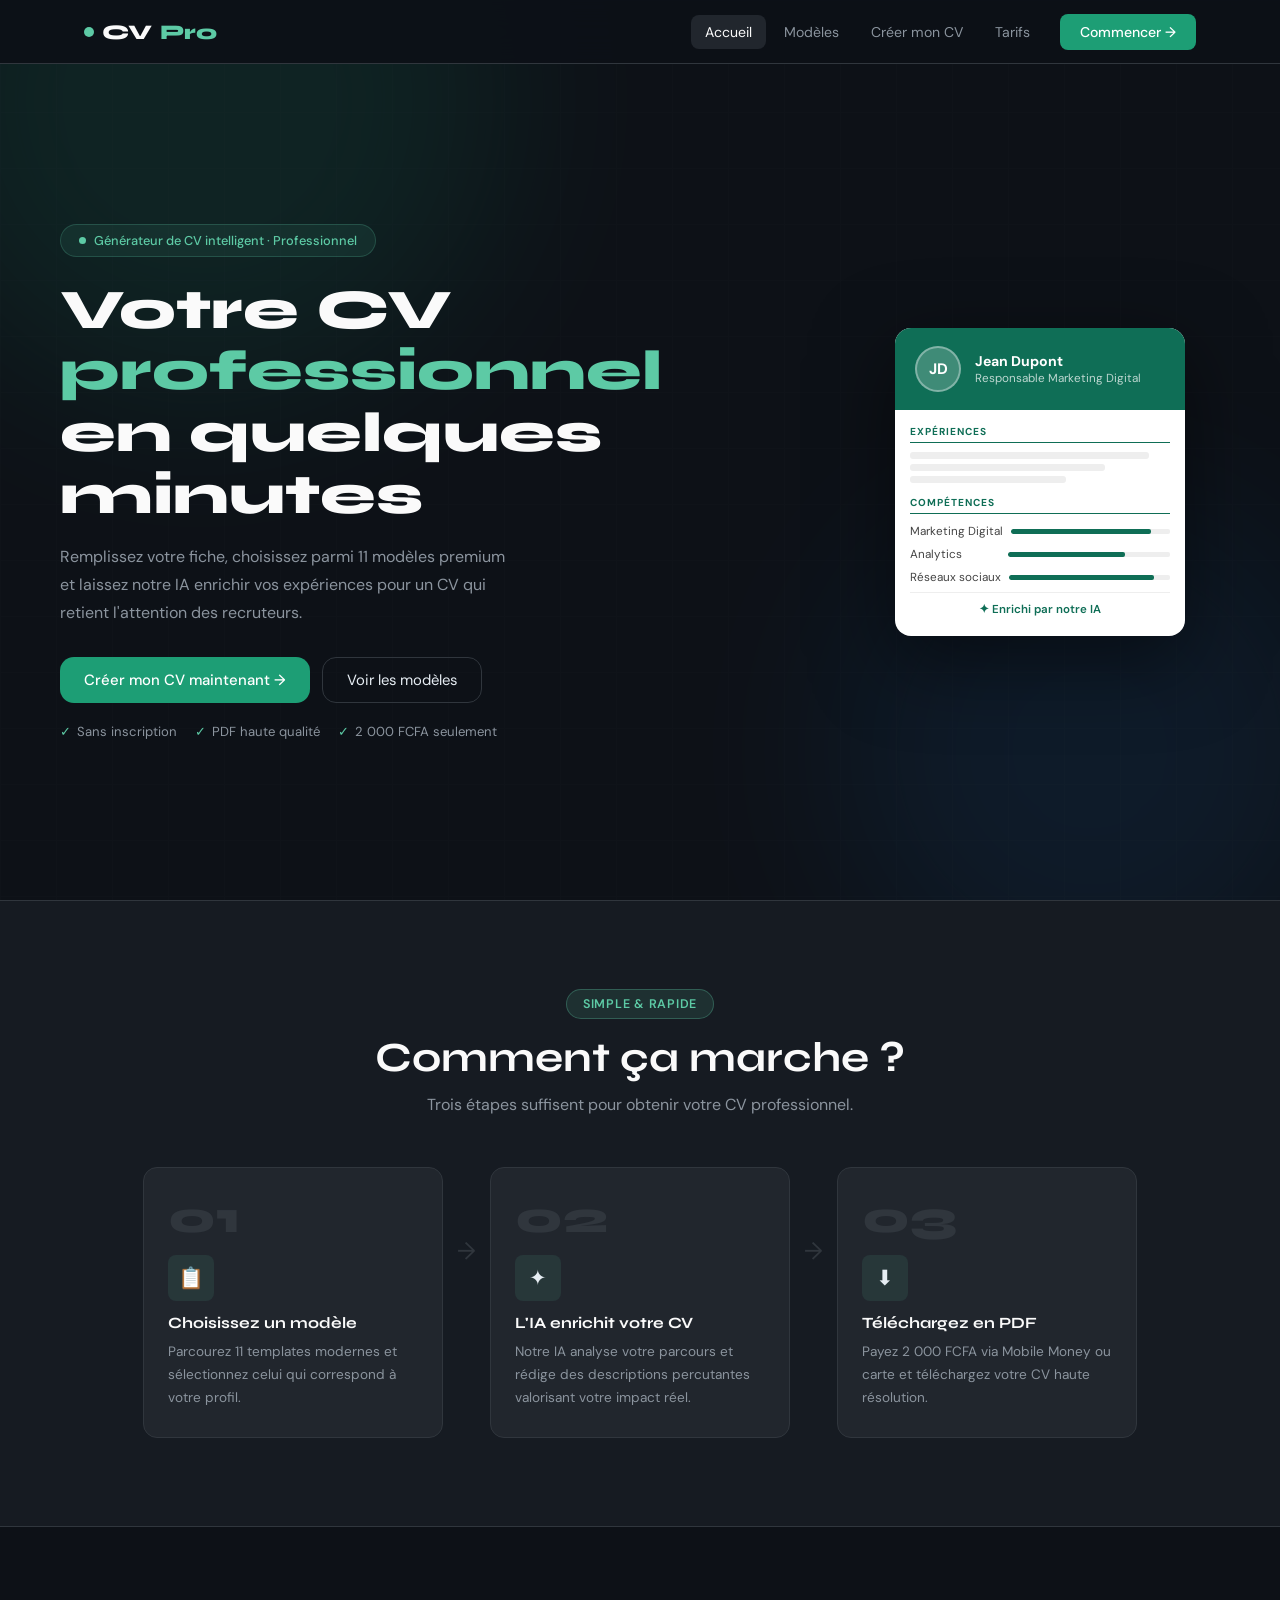
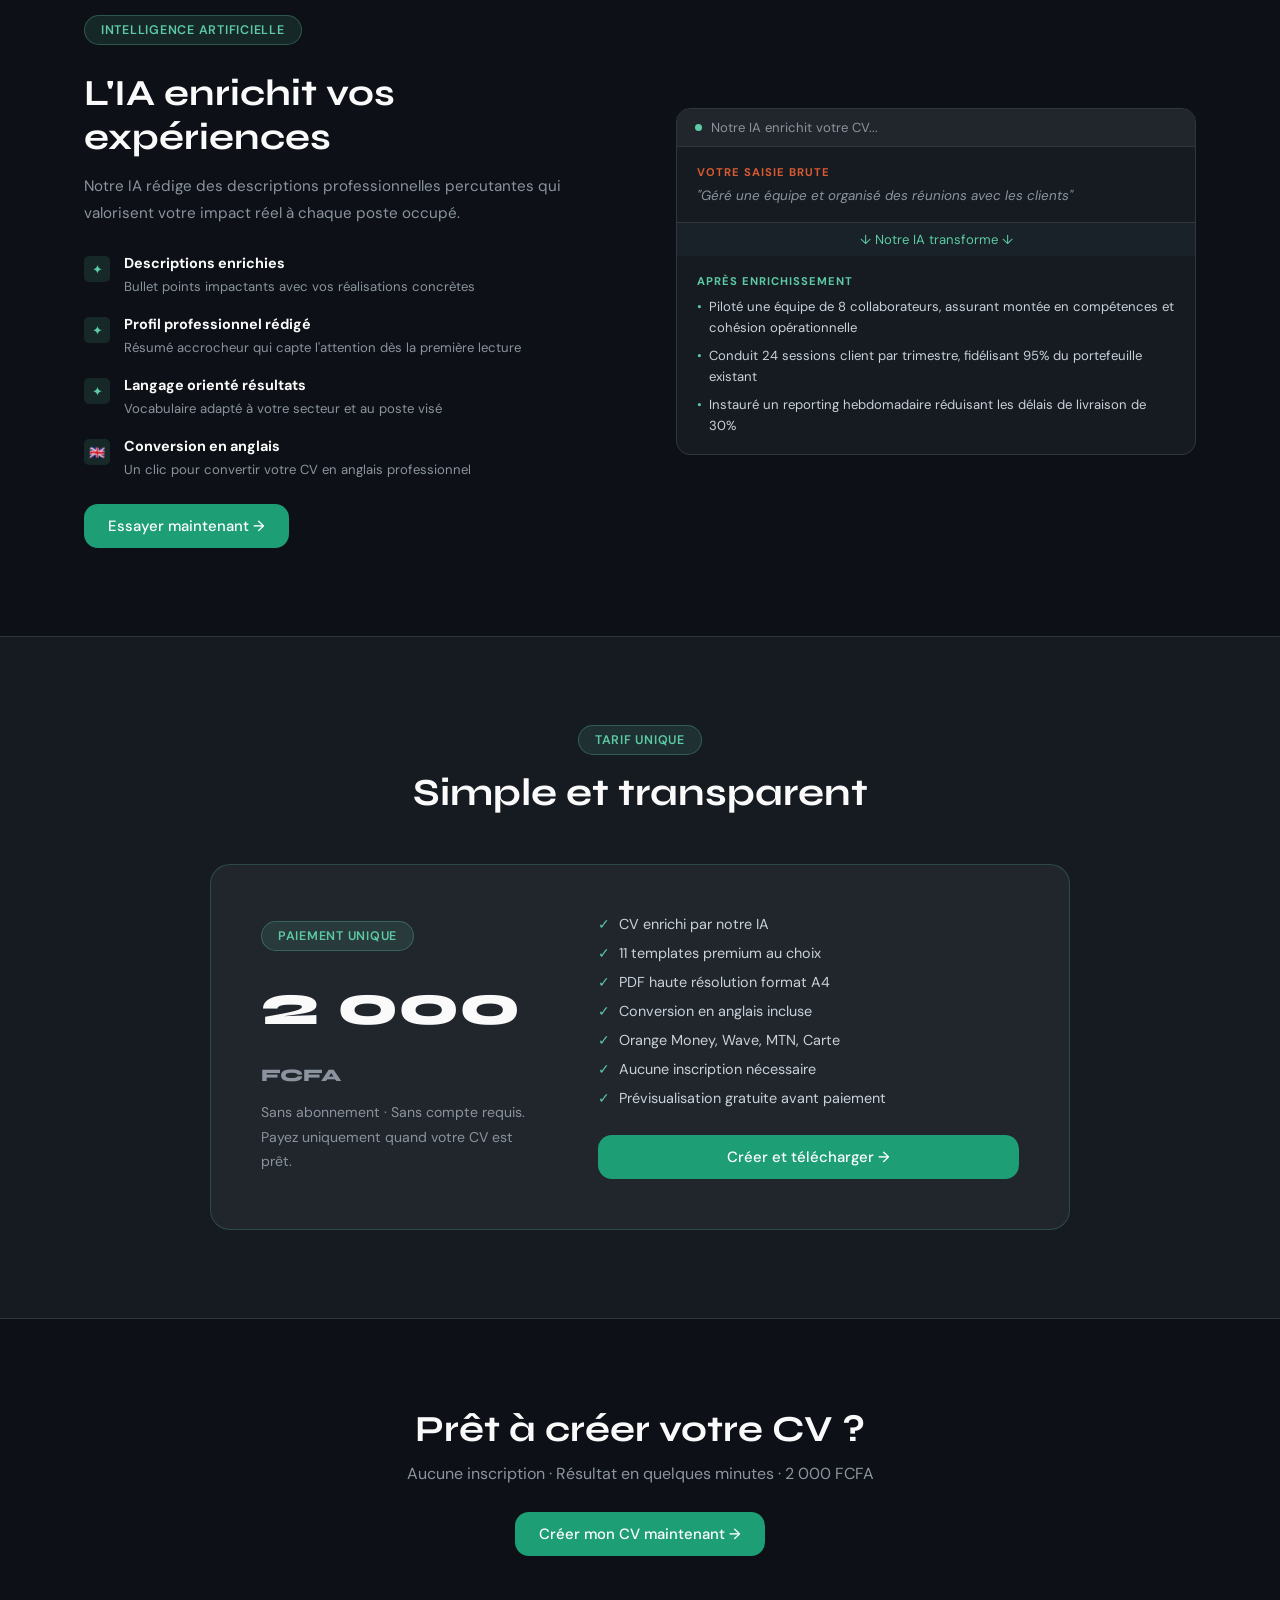
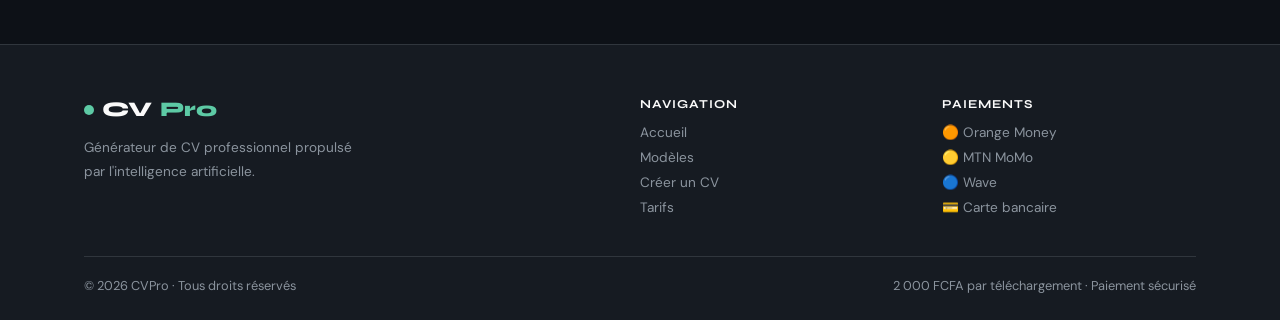
<file: index.html>
<!DOCTYPE html>
<html lang="fr">
<head>
<meta charset="UTF-8">
<meta name="viewport" content="width=device-width,initial-scale=1">
<meta http-equiv="X-Frame-Options" content="DENY">
<meta name="description" content="CVPro — Créez votre CV professionnel avec l'IA. 11 templates, PDF à 2 000 FCFA, sans inscription.">
<title>CVPro — Créez votre CV professionnel</title>
<link rel="preconnect" href="https://fonts.googleapis.com">
<link href="https://fonts.googleapis.com/css2?family=Syne:wght@400;600;700;800&family=DM+Sans:opsz,wght@9..40,400;9..40,500&display=swap" rel="stylesheet">
<style>
/* ===== CVPro Design System ===== */
*,*::before,*::after{margin:0;padding:0;box-sizing:border-box}
:root{
  --teal:#0F6E56;--tm:#1D9E75;--tl:#5DCAA5;
  --dark:#0D1117;--dark2:#161B22;--dark3:#21262D;
  --white:#FAFAFA;--muted:#8B949E;--border:#30363D;
  --text:#E6EDF3;--text2:#C9D1D9;
  --gold:#EF9F27;--coral:#D85A30;--blue:#185FA5;
  --r:14px;--rs:8px;--rl:20px;
  --fh:'Syne',sans-serif;--fb:'DM Sans',sans-serif;
}
html{font-family:var(--fb);background:var(--dark);color:var(--text);scroll-behavior:smooth;-webkit-font-smoothing:antialiased}
body{min-height:100vh;overflow-x:hidden}
h1,h2,h3,h4{font-family:var(--fh)}
a{text-decoration:none;color:inherit}
.container{max-width:1160px;margin:0 auto;padding:0 24px}
/* NAVBAR */
.navbar{position:fixed;top:0;left:0;right:0;z-index:100;background:rgba(13,17,23,.96);backdrop-filter:blur(20px);border-bottom:1px solid var(--border);height:64px}
.nav-inner{display:flex;align-items:center;height:64px;max-width:1160px;margin:0 auto;padding:0 24px;gap:16px}
.logo{font-family:var(--fh);font-weight:800;font-size:1.3rem;color:var(--white);display:flex;align-items:center;gap:8px}
.logo .dot{width:10px;height:10px;background:var(--tl);border-radius:50%;flex-shrink:0}
.logo .acc{color:var(--tl)}
.nav-links{display:flex;gap:4px;margin-left:auto}
.nav-links a{padding:8px 14px;border-radius:var(--rs);color:var(--muted);font-size:.88rem;transition:all .2s}
.nav-links a:hover,.nav-links a.on{background:var(--dark3);color:var(--white)}
.btn-cta{background:var(--tm);color:#fff;padding:9px 20px;border-radius:var(--rs);font-size:.88rem;font-weight:500;border:none;cursor:pointer;font-family:var(--fb);white-space:nowrap;transition:all .2s}
.btn-cta:hover{background:var(--teal)}
.burger{display:none;flex-direction:column;gap:5px;background:none;border:none;cursor:pointer;padding:4px;margin-left:auto}
.burger span{display:block;width:22px;height:2px;background:var(--text);border-radius:2px}
.nav-mob{display:none;padding:12px 24px 20px;border-top:1px solid var(--border);background:var(--dark2)}
.nav-mob a{display:block;padding:11px 0;color:var(--text2);border-bottom:1px solid var(--border);font-size:.95rem}
.nav-mob.open{display:block}
/* BUTTONS */
.btn-p{display:inline-flex;align-items:center;gap:8px;background:var(--tm);color:#fff;padding:12px 24px;border-radius:var(--r);font-size:.93rem;font-weight:500;border:none;cursor:pointer;font-family:var(--fb);transition:all .25s}
.btn-p:hover{background:var(--teal);transform:translateY(-2px);box-shadow:0 8px 24px rgba(15,110,86,.35)}
.btn-s{display:inline-flex;align-items:center;gap:8px;background:transparent;color:var(--text);padding:12px 24px;border-radius:var(--r);font-size:.93rem;border:1px solid var(--border);cursor:pointer;font-family:var(--fb);transition:all .2s}
.btn-s:hover{border-color:var(--muted);background:var(--dark3)}
/* SECTION */
.stag{display:inline-block;background:rgba(93,202,165,.12);border:1px solid rgba(93,202,165,.3);color:var(--tl);padding:6px 16px;border-radius:20px;font-size:.78rem;font-weight:600;letter-spacing:.06em;text-transform:uppercase;margin-bottom:14px}
/* FORMS */
.fgrp{margin-bottom:20px}
.flbl{display:block;font-size:.82rem;font-weight:500;color:var(--text2);margin-bottom:8px}
.req{color:var(--coral)}
.finp,.fsel,.ftxt{width:100%;background:var(--dark3);border:1px solid var(--border);border-radius:var(--rs);color:var(--text);font-family:var(--fb);font-size:.92rem;padding:11px 13px;outline:none;transition:border .2s}
.finp:focus,.fsel:focus,.ftxt:focus{border-color:var(--tl);box-shadow:0 0 0 3px rgba(93,202,165,.1)}
.finp::placeholder,.ftxt::placeholder{color:#444}
.ftxt{min-height:80px;resize:vertical;line-height:1.6}
.frow{display:grid;grid-template-columns:1fr 1fr;gap:16px}
/* FOOTER */
.footer{background:var(--dark2);border-top:1px solid var(--border);padding:52px 0 26px}
.fg{display:grid;grid-template-columns:2fr 1fr 1fr;gap:48px;margin-bottom:32px}
.fb p{font-size:.85rem;color:var(--muted);margin-top:14px;line-height:1.75;max-width:280px}
.fc h4{font-size:.76rem;font-weight:700;color:var(--white);text-transform:uppercase;letter-spacing:.08em;margin-bottom:13px}
.fc a,.fc span{display:block;font-size:.85rem;color:var(--muted);margin-bottom:8px;transition:color .2s}
.fc a:hover{color:var(--tl)}
.fb2{border-top:1px solid var(--border);padding-top:20px;display:flex;justify-content:space-between;flex-wrap:wrap;gap:8px;font-size:.8rem;color:var(--muted)}
/* TOAST */
.toast{position:fixed;bottom:22px;right:22px;background:var(--dark2);border:1px solid var(--tl);color:var(--text);padding:12px 20px;border-radius:var(--rs);font-size:.86rem;z-index:999;transform:translateY(80px);opacity:0;transition:all .3s;max-width:320px;box-shadow:0 8px 24px rgba(0,0,0,.4)}
.toast.show{transform:translateY(0);opacity:1}
.toast.err{border-color:var(--coral)}
/* MODAL */
.modal{display:none;position:fixed;inset:0;background:rgba(0,0,0,.78);backdrop-filter:blur(12px);z-index:200;align-items:center;justify-content:center;padding:16px}
.modal.open{display:flex}
.mbox{background:var(--dark2);border:1px solid var(--border);border-radius:var(--rl);padding:40px;max-width:460px;width:100%;position:relative;animation:min .3s ease;max-height:90vh;overflow-y:auto}
@keyframes min{from{opacity:0;transform:translateY(16px)}to{opacity:1;transform:translateY(0)}}
.mcl{position:absolute;top:14px;right:16px;background:none;border:none;color:var(--muted);font-size:1.5rem;cursor:pointer;line-height:1}
/* KPI */
.kgrid{display:grid;grid-template-columns:repeat(auto-fit,minmax(200px,1fr));gap:16px;margin-bottom:26px}
.kpi{background:var(--dark2);border:1px solid var(--border);border-radius:var(--r);padding:22px}
.kl{font-size:.72rem;text-transform:uppercase;letter-spacing:.09em;color:var(--muted);margin-bottom:10px}
.kv{font-family:var(--fh);font-size:2rem;font-weight:700;color:var(--white);line-height:1}
.ks{font-size:.75rem;color:var(--tl);margin-top:5px}
/* TX TABLE */
.ttbl{width:100%;border-collapse:collapse;font-size:.84rem}
.ttbl th{text-align:left;font-size:.72rem;text-transform:uppercase;letter-spacing:.07em;color:var(--muted);padding:9px 0;border-bottom:1px solid var(--border);font-weight:500}
.ttbl td{padding:12px 0;border-bottom:1px solid rgba(48,54,61,.4);color:var(--text2)}
.ttbl tr:last-child td{border-bottom:none}
.badge{padding:3px 10px;border-radius:20px;font-size:.72rem;font-weight:600}
.bok{background:rgba(29,158,117,.15);color:var(--tl)}
.bwt{background:rgba(239,159,39,.12);color:var(--gold)}
.bko{background:rgba(216,90,48,.12);color:var(--coral)}
/* TOGGLE */
.tog{width:44px;height:24px;background:var(--dark3);border-radius:12px;cursor:pointer;position:relative;border:1px solid var(--border);transition:background .25s;flex-shrink:0}
.tog.on{background:var(--tm);border-color:var(--tm)}
.tog::after{content:'';position:absolute;top:3px;left:3px;width:16px;height:16px;background:white;border-radius:50%;transition:left .25s}
.tog.on::after{left:23px}
/* RESPONSIVE */
@media(max-width:900px){.fg{grid-template-columns:1fr;gap:28px}.frow{grid-template-columns:1fr}}
@media(max-width:680px){.nav-links,.btn-cta{display:none}.burger{display:flex}}

/* INDEX SPECIFIC */
.hero{padding-top:64px;min-height:100vh;display:flex;align-items:center;position:relative;overflow:hidden}
.hbg{position:absolute;inset:0;pointer-events:none}
.blob{position:absolute;border-radius:50%;filter:blur(90px);opacity:.13}
.b1{width:600px;height:600px;background:var(--tm);top:-200px;left:-100px}
.b2{width:500px;height:500px;background:var(--blue);bottom:-100px;right:-60px}
.hgrid{position:absolute;inset:0;background-image:linear-gradient(var(--border) 1px,transparent 1px),linear-gradient(90deg,var(--border) 1px,transparent 1px);background-size:56px 56px;opacity:.07}
.hinner{display:grid;grid-template-columns:1fr 360px;gap:60px;align-items:center;padding:60px 0;position:relative;z-index:1}
.hbadge{display:inline-flex;align-items:center;gap:8px;background:rgba(93,202,165,.09);border:1px solid rgba(93,202,165,.22);color:var(--tl);padding:7px 18px;border-radius:30px;font-size:.8rem;font-weight:500;margin-bottom:22px}
.pulse{width:7px;height:7px;background:var(--tl);border-radius:50%;animation:pulse 2s infinite}
@keyframes pulse{0%,100%{opacity:1}50%{opacity:.3}}
.hero h1{font-size:clamp(2.2rem,4.5vw,3.5rem);font-weight:800;line-height:1.1;color:var(--white);margin-bottom:18px}
.hero h1 em{color:var(--tl);font-style:normal}
.hsub{color:var(--muted);line-height:1.75;margin-bottom:30px;max-width:460px;font-size:1rem}
.hact{display:flex;gap:12px;flex-wrap:wrap;margin-bottom:20px}
.trust{display:flex;gap:18px;flex-wrap:wrap}
.ti{display:flex;align-items:center;gap:6px;font-size:.82rem;color:var(--muted)}
.ck{color:var(--tl)}
/* CV FLOAT CARD */
.cvc{background:white;border-radius:16px;box-shadow:0 24px 80px rgba(0,0,0,.5);animation:fl 5s ease-in-out infinite;overflow:hidden;width:290px}
@keyframes fl{0%,100%{transform:translateY(0)}50%{transform:translateY(-10px)}}
.cvh{background:var(--teal);padding:18px 20px;display:flex;align-items:center;gap:14px}
.cav{width:46px;height:46px;border-radius:50%;background:rgba(255,255,255,.2);border:2px solid rgba(255,255,255,.35);display:flex;align-items:center;justify-content:center;font-weight:700;color:white;font-size:.95rem;flex-shrink:0}
.cnm{font-weight:700;font-size:.88rem;color:white}
.crl{font-size:.73rem;color:rgba(255,255,255,.72)}
.cvb{padding:15px}
.cst{font-size:.63rem;font-weight:700;letter-spacing:.1em;color:var(--teal);text-transform:uppercase;border-bottom:1.5px solid var(--teal);padding-bottom:4px;margin-bottom:9px}
.cl{height:7px;background:#eee;border-radius:3px;margin-bottom:5px}
.csk{display:flex;align-items:center;justify-content:space-between;gap:8px;margin-bottom:7px}
.csk span{font-size:.73rem;color:#444;min-width:90px}
.sbar{flex:1;height:5px;background:#eee;border-radius:2px;overflow:hidden}
.sf{height:100%;background:var(--teal);border-radius:2px}
.cbdg{text-align:center;font-size:.72rem;color:var(--teal);font-weight:600;padding:9px 0 4px;border-top:1px solid #eee;margin-top:5px}
/* SECTIONS */
.how{padding:88px 0;background:var(--dark2);border-top:1px solid var(--border);border-bottom:1px solid var(--border)}
.steps{display:flex;align-items:flex-start;justify-content:center;gap:0}
.step{flex:1;max-width:300px;background:var(--dark3);border:1px solid var(--border);border-radius:var(--r);padding:28px 24px;transition:all .3s}
.step:hover{border-color:var(--tl);transform:translateY(-4px)}
.sn{font-family:var(--fh);font-size:2.8rem;font-weight:800;color:var(--border);line-height:1;margin-bottom:14px}
.si{width:46px;height:46px;background:rgba(93,202,165,.1);border-radius:var(--rs);display:flex;align-items:center;justify-content:center;font-size:1.3rem;margin-bottom:12px}
.step h3{font-size:.98rem;font-weight:700;color:var(--white);margin-bottom:8px}
.step p{font-size:.85rem;color:var(--muted);line-height:1.7}
.sarr{font-size:1.5rem;color:var(--border);padding:0 14px;margin-top:68px;flex-shrink:0}
.feat{padding:88px 0}
.fg2{display:grid;grid-template-columns:1fr 1fr;gap:72px;align-items:center}
.fc2 h2{font-size:clamp(1.7rem,3vw,2.3rem);font-weight:700;color:var(--white);margin:12px 0 14px}
.fld{color:var(--muted);line-height:1.75;margin-bottom:28px;font-size:.95rem}
.fits{display:flex;flex-direction:column;gap:18px}
.fit{display:flex;gap:14px}
.fico{width:26px;height:26px;background:rgba(93,202,165,.13);color:var(--tl);border-radius:5px;display:flex;align-items:center;justify-content:center;font-size:.82rem;flex-shrink:0;margin-top:2px}
.fit strong{display:block;color:var(--white);font-size:.9rem;margin-bottom:3px}
.fit span{font-size:.82rem;color:var(--muted);line-height:1.6}
.aicard{background:var(--dark2);border:1px solid var(--border);border-radius:var(--r);overflow:hidden}
.ait{background:var(--dark3);padding:10px 18px;display:flex;align-items:center;gap:9px;border-bottom:1px solid var(--border)}
.aid{width:7px;height:7px;background:var(--tl);border-radius:50%;animation:pulse 2s infinite}
.ait span{font-size:.82rem;color:var(--muted)}
.aib,.aiaf{padding:18px 20px}
.aib{border-bottom:1px solid var(--border)}
.ail{font-size:.7rem;font-weight:700;letter-spacing:.09em;text-transform:uppercase;margin-bottom:8px}
.ail.r{color:var(--coral)}.ail.g{color:var(--tl)}
.aib p{font-size:.84rem;color:var(--muted);font-style:italic}
.aiav{text-align:center;padding:8px;font-size:.82rem;color:var(--tl);background:rgba(93,202,165,.04)}
.aiaf ul{list-style:none;display:flex;flex-direction:column;gap:7px}
.aiaf li{font-size:.82rem;color:var(--text2);line-height:1.6;padding-left:12px;position:relative}
.aiaf li::before{content:"•";position:absolute;left:0;color:var(--tl)}
.price{padding:88px 0;background:var(--dark2);border-top:1px solid var(--border);border-bottom:1px solid var(--border)}
.pc{background:var(--dark3);border:1px solid rgba(93,202,165,.22);border-radius:var(--rl);padding:50px;display:grid;grid-template-columns:1fr 1.5fr;gap:56px;align-items:center;max-width:860px;margin:0 auto}
.pn{font-family:var(--fh);font-size:3.6rem;font-weight:800;color:var(--white);margin:12px 0 8px;line-height:1}
.pn span{font-size:1.1rem;color:var(--muted)}
.pf{list-style:none;display:flex;flex-direction:column;gap:11px;margin-bottom:28px}
.pf li{display:flex;align-items:center;gap:9px;font-size:.9rem;color:var(--text2)}
.cta{padding:88px 0;text-align:center}
.cta h2{font-size:clamp(1.7rem,3vw,2.3rem);font-weight:700;color:var(--white);margin-bottom:12px}
.cta p{color:var(--muted);font-size:1rem;margin-bottom:28px}
@media(max-width:900px){.hinner,.fg2,.pc{grid-template-columns:1fr;gap:40px}.cvc{display:none}.steps{flex-direction:column;align-items:center;gap:20px}.sarr{display:none}}
</style>
</head>
<body>
<nav class="navbar" id="nb">
  <div class="nav-inner">
    <a href="index.html" class="logo"><span class="dot"></span>CV<span class="acc">Pro</span></a>
    <div class="nav-links">
      <a href="index.html" class="on">Accueil</a>
      <a href="templates.html">Modèles</a>
      <a href="create.html">Créer mon CV</a>
      <a href="tarifs.html">Tarifs</a>
    </div>
    <a href="create.html" class="btn-cta">Commencer →</a>
    <button class="burger" onclick="document.getElementById('nm').classList.toggle('open')"><span></span><span></span><span></span></button>
  </div>
  <div class="nav-mob" id="nm">
    <a href="index.html">Accueil</a><a href="templates.html">Modèles</a>
    <a href="create.html">Créer mon CV</a><a href="tarifs.html">Tarifs</a>
  </div>
</nav>

<main>
<section class="hero">
  <div class="hbg"><div class="blob b1"></div><div class="blob b2"></div><div class="hgrid"></div></div>
  <div class="container hinner">
    <div>
      <div class="hbadge"><span class="pulse"></span>Générateur de CV intelligent · Professionnel</div>
      <h1>Votre CV <em>professionnel</em><br>en quelques minutes</h1>
      <p class="hsub">Remplissez votre fiche, choisissez parmi 11 modèles premium et laissez notre IA enrichir vos expériences pour un CV qui retient l'attention des recruteurs.</p>
      <div class="hact">
        <a href="create.html" class="btn-p">Créer mon CV maintenant →</a>
        <a href="templates.html" class="btn-s">Voir les modèles</a>
      </div>
      <div class="trust">
        <span class="ti"><span class="ck">✓</span> Sans inscription</span>
        <span class="ti"><span class="ck">✓</span> PDF haute qualité</span>
        <span class="ti"><span class="ck">✓</span> 2 000 FCFA seulement</span>
      </div>
    </div>
    <div style="display:flex;justify-content:center">
      <div class="cvc">
        <div class="cvh"><div class="cav">JD</div><div><div class="cnm">Jean Dupont</div><div class="crl">Responsable Marketing Digital</div></div></div>
        <div class="cvb">
          <div class="cst">Expériences</div>
          <div class="cl" style="width:92%"></div><div class="cl" style="width:75%"></div><div class="cl" style="width:60%;margin-bottom:13px"></div>
          <div class="cst">Compétences</div>
          <div class="csk"><span>Marketing Digital</span><div class="sbar"><div class="sf" style="width:88%"></div></div></div>
          <div class="csk"><span>Analytics</span><div class="sbar"><div class="sf" style="width:72%"></div></div></div>
          <div class="csk"><span>Réseaux sociaux</span><div class="sbar"><div class="sf" style="width:90%"></div></div></div>
          <div class="cbdg">✦ Enrichi par notre IA</div>
        </div>
      </div>
    </div>
  </div>
</section>

<section class="how">
  <div class="container">
    <div style="text-align:center;margin-bottom:52px">
      <span class="stag">Simple &amp; Rapide</span>
      <h2 style="font-size:clamp(1.8rem,3.5vw,2.6rem);font-weight:700;color:var(--white);margin-bottom:12px">Comment ça marche ?</h2>
      <p style="color:var(--muted);font-size:1rem;max-width:520px;margin:0 auto">Trois étapes suffisent pour obtenir votre CV professionnel.</p>
    </div>
    <div class="steps">
      <div class="step"><div class="sn">01</div><div class="si">📋</div><h3>Choisissez un modèle</h3><p>Parcourez 11 templates modernes et sélectionnez celui qui correspond à votre profil.</p></div>
      <div class="sarr">→</div>
      <div class="step"><div class="sn">02</div><div class="si">✦</div><h3>L'IA enrichit votre CV</h3><p>Notre IA analyse votre parcours et rédige des descriptions percutantes valorisant votre impact réel.</p></div>
      <div class="sarr">→</div>
      <div class="step"><div class="sn">03</div><div class="si">⬇</div><h3>Téléchargez en PDF</h3><p>Payez 2 000 FCFA via Mobile Money ou carte et téléchargez votre CV haute résolution.</p></div>
    </div>
  </div>
</section>

<section class="feat">
  <div class="container">
    <div class="fg2">
      <div>
        <span class="stag">Intelligence Artificielle</span>
        <h2 class="fc2" style="font-size:clamp(1.7rem,3vw,2.3rem);font-weight:700;color:var(--white);margin:12px 0 14px">L'IA enrichit vos expériences</h2>
        <p class="fld">Notre IA rédige des descriptions professionnelles percutantes qui valorisent votre impact réel à chaque poste occupé.</p>
        <div class="fits">
          <div class="fit"><div class="fico">✦</div><div><strong>Descriptions enrichies</strong><span>Bullet points impactants avec vos réalisations concrètes</span></div></div>
          <div class="fit"><div class="fico">✦</div><div><strong>Profil professionnel rédigé</strong><span>Résumé accrocheur qui capte l'attention dès la première lecture</span></div></div>
          <div class="fit"><div class="fico">✦</div><div><strong>Langage orienté résultats</strong><span>Vocabulaire adapté à votre secteur et au poste visé</span></div></div>
          <div class="fit"><div class="fico">🇬🇧</div><div><strong>Conversion en anglais</strong><span>Un clic pour convertir votre CV en anglais professionnel</span></div></div>
        </div>
        <a href="create.html" class="btn-p" style="margin-top:24px">Essayer maintenant →</a>
      </div>
      <div class="aicard">
        <div class="ait"><span class="aid"></span><span>Notre IA enrichit votre CV...</span></div>
        <div class="aib"><div class="ail r">Votre saisie brute</div><p>"Géré une équipe et organisé des réunions avec les clients"</p></div>
        <div class="aiav">↓ Notre IA transforme ↓</div>
        <div class="aiaf"><div class="ail g">Après enrichissement</div><ul>
          <li>Piloté une équipe de 8 collaborateurs, assurant montée en compétences et cohésion opérationnelle</li>
          <li>Conduit 24 sessions client par trimestre, fidélisant 95% du portefeuille existant</li>
          <li>Instauré un reporting hebdomadaire réduisant les délais de livraison de 30%</li>
        </ul></div>
      </div>
    </div>
  </div>
</section>

<section class="price">
  <div class="container">
    <div style="text-align:center;margin-bottom:48px"><span class="stag">Tarif unique</span><h2 style="font-size:clamp(1.8rem,3.5vw,2.4rem);font-weight:700;color:var(--white);margin-bottom:10px">Simple et transparent</h2></div>
    <div class="pc">
      <div>
        <span class="stag">Paiement unique</span>
        <div class="pn">2 000 <span>FCFA</span></div>
        <p style="color:var(--muted);font-size:.88rem;line-height:1.75">Sans abonnement · Sans compte requis.<br>Payez uniquement quand votre CV est prêt.</p>
      </div>
      <div>
        <ul class="pf">
          <li><span class="ck">✓</span> CV enrichi par notre IA</li>
          <li><span class="ck">✓</span> 11 templates premium au choix</li>
          <li><span class="ck">✓</span> PDF haute résolution format A4</li>
          <li><span class="ck">✓</span> Conversion en anglais incluse</li>
          <li><span class="ck">✓</span> Orange Money, Wave, MTN, Carte</li>
          <li><span class="ck">✓</span> Aucune inscription nécessaire</li>
          <li><span class="ck">✓</span> Prévisualisation gratuite avant paiement</li>
        </ul>
        <a href="create.html" class="btn-p" style="width:100%;justify-content:center">Créer et télécharger →</a>
      </div>
    </div>
  </div>
</section>

<section class="cta">
  <div class="container">
    <h2>Prêt à créer votre CV ?</h2>
    <p>Aucune inscription · Résultat en quelques minutes · 2 000 FCFA</p>
    <a href="create.html" class="btn-p">Créer mon CV maintenant →</a>
  </div>
</section>
</main>

<footer class="footer">
  <div class="container">
    <div class="fg">
      <div class="fb"><div class="logo"><span class="dot"></span>CV<span class="acc">Pro</span></div><p>Générateur de CV professionnel propulsé par l'intelligence artificielle.</p></div>
      <div class="fc"><h4>Navigation</h4><a href="index.html">Accueil</a><a href="templates.html">Modèles</a><a href="create.html">Créer un CV</a><a href="tarifs.html">Tarifs</a></div>
      <div class="fc"><h4>Paiements</h4><span>🟠 Orange Money</span><span>🟡 MTN MoMo</span><span>🔵 Wave</span><span>💳 Carte bancaire</span></div>
    </div>
    <div class="fb2"><span>© 2026 CVPro · Tous droits réservés</span><span>2 000 FCFA par téléchargement · Paiement sécurisé</span></div>
  </div>
</footer>
<div class="toast" id="toast"></div>
</body>
</html>
</file>
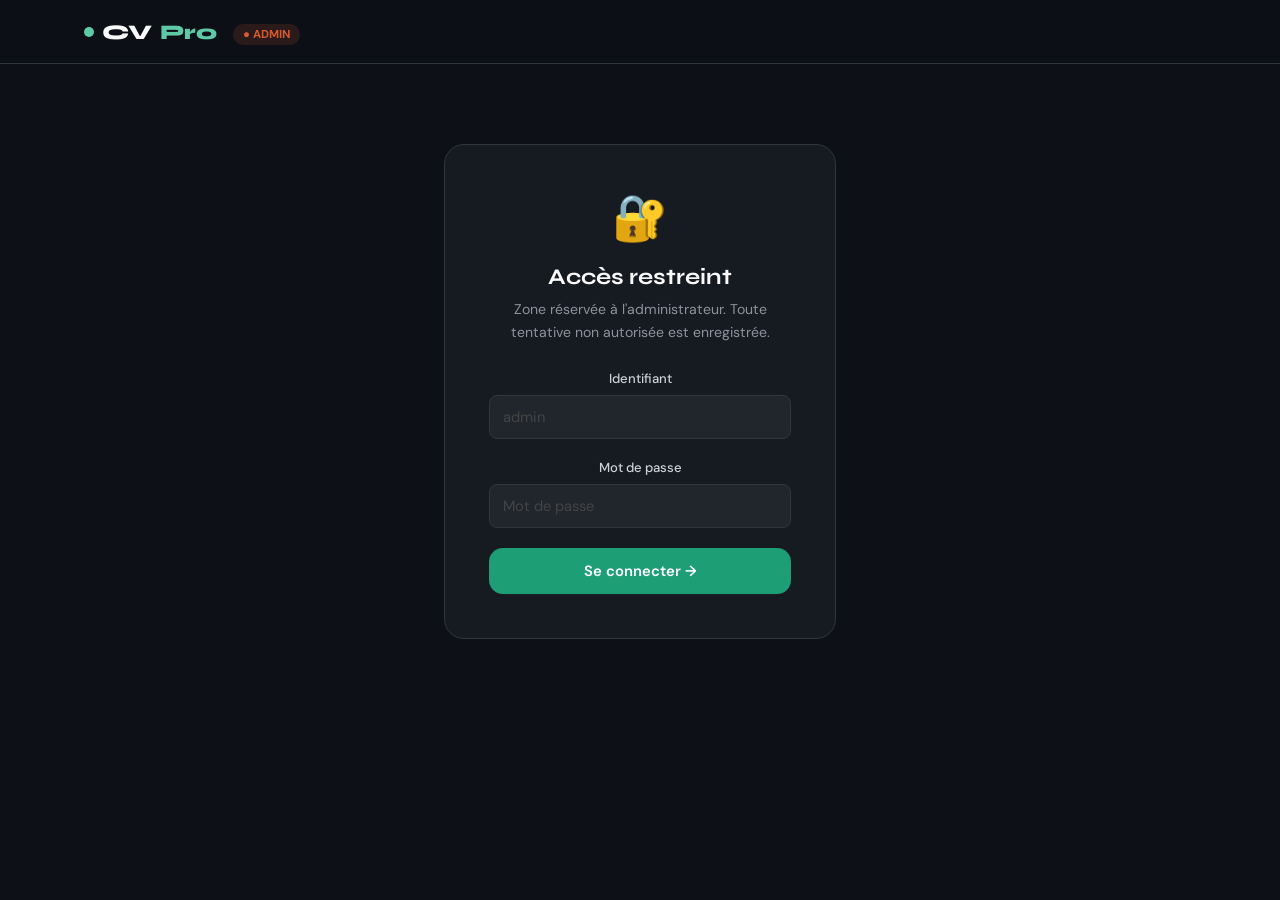
<file: admin-panel.html>
<!DOCTYPE html>
<html lang="fr">
<head>
<meta charset="UTF-8">
<meta name="viewport" content="width=device-width,initial-scale=1">
<meta name="robots" content="noindex,nofollow,noarchive">
<meta http-equiv="X-Frame-Options" content="DENY">
<title>Back-office — CVPro</title>
<link rel="preconnect" href="https://fonts.googleapis.com">
<link href="https://fonts.googleapis.com/css2?family=Syne:wght@400;600;700;800&family=DM+Sans:opsz,wght@9..40,400;9..40,500&display=swap" rel="stylesheet">
<style>
/* ===== CVPro Design System ===== */
*,*::before,*::after{margin:0;padding:0;box-sizing:border-box}
:root{
  --teal:#0F6E56;--tm:#1D9E75;--tl:#5DCAA5;
  --dark:#0D1117;--dark2:#161B22;--dark3:#21262D;
  --white:#FAFAFA;--muted:#8B949E;--border:#30363D;
  --text:#E6EDF3;--text2:#C9D1D9;
  --gold:#EF9F27;--coral:#D85A30;--blue:#185FA5;
  --r:14px;--rs:8px;--rl:20px;
  --fh:'Syne',sans-serif;--fb:'DM Sans',sans-serif;
}
html{font-family:var(--fb);background:var(--dark);color:var(--text);scroll-behavior:smooth;-webkit-font-smoothing:antialiased}
body{min-height:100vh;overflow-x:hidden}
h1,h2,h3,h4{font-family:var(--fh)}
a{text-decoration:none;color:inherit}
.container{max-width:1160px;margin:0 auto;padding:0 24px}
/* NAVBAR */
.navbar{position:fixed;top:0;left:0;right:0;z-index:100;background:rgba(13,17,23,.96);backdrop-filter:blur(20px);border-bottom:1px solid var(--border);height:64px}
.nav-inner{display:flex;align-items:center;height:64px;max-width:1160px;margin:0 auto;padding:0 24px;gap:16px}
.logo{font-family:var(--fh);font-weight:800;font-size:1.3rem;color:var(--white);display:flex;align-items:center;gap:8px}
.logo .dot{width:10px;height:10px;background:var(--tl);border-radius:50%;flex-shrink:0}
.logo .acc{color:var(--tl)}
.nav-links{display:flex;gap:4px;margin-left:auto}
.nav-links a{padding:8px 14px;border-radius:var(--rs);color:var(--muted);font-size:.88rem;transition:all .2s}
.nav-links a:hover,.nav-links a.on{background:var(--dark3);color:var(--white)}
.btn-cta{background:var(--tm);color:#fff;padding:9px 20px;border-radius:var(--rs);font-size:.88rem;font-weight:500;border:none;cursor:pointer;font-family:var(--fb);white-space:nowrap;transition:all .2s}
.btn-cta:hover{background:var(--teal)}
.burger{display:none;flex-direction:column;gap:5px;background:none;border:none;cursor:pointer;padding:4px;margin-left:auto}
.burger span{display:block;width:22px;height:2px;background:var(--text);border-radius:2px}
.nav-mob{display:none;padding:12px 24px 20px;border-top:1px solid var(--border);background:var(--dark2)}
.nav-mob a{display:block;padding:11px 0;color:var(--text2);border-bottom:1px solid var(--border);font-size:.95rem}
.nav-mob.open{display:block}
/* BUTTONS */
.btn-p{display:inline-flex;align-items:center;gap:8px;background:var(--tm);color:#fff;padding:12px 24px;border-radius:var(--r);font-size:.93rem;font-weight:500;border:none;cursor:pointer;font-family:var(--fb);transition:all .25s}
.btn-p:hover{background:var(--teal);transform:translateY(-2px);box-shadow:0 8px 24px rgba(15,110,86,.35)}
.btn-s{display:inline-flex;align-items:center;gap:8px;background:transparent;color:var(--text);padding:12px 24px;border-radius:var(--r);font-size:.93rem;border:1px solid var(--border);cursor:pointer;font-family:var(--fb);transition:all .2s}
.btn-s:hover{border-color:var(--muted);background:var(--dark3)}
/* SECTION */
.stag{display:inline-block;background:rgba(93,202,165,.12);border:1px solid rgba(93,202,165,.3);color:var(--tl);padding:6px 16px;border-radius:20px;font-size:.78rem;font-weight:600;letter-spacing:.06em;text-transform:uppercase;margin-bottom:14px}
/* FORMS */
.fgrp{margin-bottom:20px}
.flbl{display:block;font-size:.82rem;font-weight:500;color:var(--text2);margin-bottom:8px}
.req{color:var(--coral)}
.finp,.fsel,.ftxt{width:100%;background:var(--dark3);border:1px solid var(--border);border-radius:var(--rs);color:var(--text);font-family:var(--fb);font-size:.92rem;padding:11px 13px;outline:none;transition:border .2s}
.finp:focus,.fsel:focus,.ftxt:focus{border-color:var(--tl);box-shadow:0 0 0 3px rgba(93,202,165,.1)}
.finp::placeholder,.ftxt::placeholder{color:#444}
.ftxt{min-height:80px;resize:vertical;line-height:1.6}
.frow{display:grid;grid-template-columns:1fr 1fr;gap:16px}
/* FOOTER */
.footer{background:var(--dark2);border-top:1px solid var(--border);padding:52px 0 26px}
.fg{display:grid;grid-template-columns:2fr 1fr 1fr;gap:48px;margin-bottom:32px}
.fb p{font-size:.85rem;color:var(--muted);margin-top:14px;line-height:1.75;max-width:280px}
.fc h4{font-size:.76rem;font-weight:700;color:var(--white);text-transform:uppercase;letter-spacing:.08em;margin-bottom:13px}
.fc a,.fc span{display:block;font-size:.85rem;color:var(--muted);margin-bottom:8px;transition:color .2s}
.fc a:hover{color:var(--tl)}
.fb2{border-top:1px solid var(--border);padding-top:20px;display:flex;justify-content:space-between;flex-wrap:wrap;gap:8px;font-size:.8rem;color:var(--muted)}
/* TOAST */
.toast{position:fixed;bottom:22px;right:22px;background:var(--dark2);border:1px solid var(--tl);color:var(--text);padding:12px 20px;border-radius:var(--rs);font-size:.86rem;z-index:999;transform:translateY(80px);opacity:0;transition:all .3s;max-width:320px;box-shadow:0 8px 24px rgba(0,0,0,.4)}
.toast.show{transform:translateY(0);opacity:1}
.toast.err{border-color:var(--coral)}
/* MODAL */
.modal{display:none;position:fixed;inset:0;background:rgba(0,0,0,.78);backdrop-filter:blur(12px);z-index:200;align-items:center;justify-content:center;padding:16px}
.modal.open{display:flex}
.mbox{background:var(--dark2);border:1px solid var(--border);border-radius:var(--rl);padding:40px;max-width:460px;width:100%;position:relative;animation:min .3s ease;max-height:90vh;overflow-y:auto}
@keyframes min{from{opacity:0;transform:translateY(16px)}to{opacity:1;transform:translateY(0)}}
.mcl{position:absolute;top:14px;right:16px;background:none;border:none;color:var(--muted);font-size:1.5rem;cursor:pointer;line-height:1}
/* KPI */
.kgrid{display:grid;grid-template-columns:repeat(auto-fit,minmax(200px,1fr));gap:16px;margin-bottom:26px}
.kpi{background:var(--dark2);border:1px solid var(--border);border-radius:var(--r);padding:22px}
.kl{font-size:.72rem;text-transform:uppercase;letter-spacing:.09em;color:var(--muted);margin-bottom:10px}
.kv{font-family:var(--fh);font-size:2rem;font-weight:700;color:var(--white);line-height:1}
.ks{font-size:.75rem;color:var(--tl);margin-top:5px}
/* TX TABLE */
.ttbl{width:100%;border-collapse:collapse;font-size:.84rem}
.ttbl th{text-align:left;font-size:.72rem;text-transform:uppercase;letter-spacing:.07em;color:var(--muted);padding:9px 0;border-bottom:1px solid var(--border);font-weight:500}
.ttbl td{padding:12px 0;border-bottom:1px solid rgba(48,54,61,.4);color:var(--text2)}
.ttbl tr:last-child td{border-bottom:none}
.badge{padding:3px 10px;border-radius:20px;font-size:.72rem;font-weight:600}
.bok{background:rgba(29,158,117,.15);color:var(--tl)}
.bwt{background:rgba(239,159,39,.12);color:var(--gold)}
.bko{background:rgba(216,90,48,.12);color:var(--coral)}
/* TOGGLE */
.tog{width:44px;height:24px;background:var(--dark3);border-radius:12px;cursor:pointer;position:relative;border:1px solid var(--border);transition:background .25s;flex-shrink:0}
.tog.on{background:var(--tm);border-color:var(--tm)}
.tog::after{content:'';position:absolute;top:3px;left:3px;width:16px;height:16px;background:white;border-radius:50%;transition:left .25s}
.tog.on::after{left:23px}
/* RESPONSIVE */
@media(max-width:900px){.fg{grid-template-columns:1fr;gap:28px}.frow{grid-template-columns:1fr}}
@media(max-width:680px){.nav-links,.btn-cta{display:none}.burger{display:flex}}

/* ADMIN */
body{padding-top:64px}
.agate{max-width:440px;margin:80px auto;padding:0 24px}
.agcard{background:var(--dark2);border:1px solid var(--border);border-radius:var(--rl);padding:44px;text-align:center}
.gico{font-size:2.8rem;margin-bottom:16px}
.agcard h1{font-size:1.4rem;font-weight:700;color:var(--white);margin-bottom:8px}
.agcard>p{color:var(--muted);font-size:.88rem;margin-bottom:26px;line-height:1.65}
.atry{width:100%;display:flex;align-items:center;justify-content:center;background:var(--tm);color:white;border:none;padding:13px;border-radius:var(--r);font-family:var(--fb);font-size:.93rem;font-weight:600;cursor:pointer;margin-top:15px;transition:all .2s}
.atry:hover{background:var(--teal)}
.awarn{background:rgba(216,90,48,.1);border:1px solid rgba(216,90,48,.25);border-radius:var(--rs);padding:10px 14px;font-size:.82rem;color:var(--coral);margin-top:12px;display:none}
.alockout{display:none;text-align:center;padding:48px 20px}
.alockout h2{color:var(--coral);font-size:1.2rem;font-weight:700;margin-bottom:8px}
.altimer{font-family:var(--fh);font-size:2.2rem;font-weight:800;color:var(--coral);margin:16px 0}
.awrap{max-width:1140px;margin:0 auto;padding:36px 24px 80px}
.ahdr{display:flex;align-items:flex-start;justify-content:space-between;margin-bottom:30px;flex-wrap:wrap;gap:14px;padding-bottom:24px;border-bottom:1px solid var(--border)}
.ahdr h1{font-size:1.45rem;font-weight:700;color:var(--white);margin-bottom:4px;display:flex;align-items:center;gap:10px}
.ahdr>div>p{color:var(--muted);font-size:.84rem}
.abadge{background:rgba(216,90,48,.15);color:var(--coral);font-size:.72rem;font-weight:700;padding:3px 10px;border-radius:20px}
.ausr{display:flex;align-items:center;gap:12px}
.aub{display:flex;align-items:center;gap:8px;background:rgba(93,202,165,.08);border:1px solid rgba(93,202,165,.2);color:var(--tl);padding:7px 14px;border-radius:20px;font-size:.82rem}
.audot{width:7px;height:7px;background:var(--tl);border-radius:50%;animation:pulse 2s infinite}
@keyframes pulse{0%,100%{opacity:1}50%{opacity:.3}}
/* TABS — classes EXACTES utilisées par le JS */
.admin-tabs{display:flex;gap:4px;background:var(--dark2);border:1px solid var(--border);border-radius:var(--r);padding:4px;width:fit-content;margin-bottom:26px;flex-wrap:wrap}
.admin-tab{padding:9px 18px;border-radius:var(--rs);border:none;background:transparent;color:var(--muted);font-family:var(--fb);font-size:.85rem;cursor:pointer;transition:all .2s;white-space:nowrap}
.admin-tab:hover{color:var(--text)}
.admin-tab.on{background:var(--dark3);color:var(--white);font-weight:500}
.tab-panel{display:none}
.tab-panel.on{display:block;animation:fi .25s ease}
@keyframes fi{from{opacity:0;transform:translateY(6px)}to{opacity:1;transform:translateY(0)}}
/* CARDS */
.ac{background:var(--dark2);border:1px solid var(--border);border-radius:var(--r);padding:26px;margin-bottom:20px}
.ac h3{font-family:var(--fh);font-weight:600;color:var(--white);margin-bottom:18px;padding-bottom:12px;border-bottom:1px solid var(--border);font-size:.95rem;display:flex;align-items:center;gap:9px}
.cr{display:flex;align-items:flex-start;justify-content:space-between;padding:12px 0;border-bottom:1px solid rgba(48,54,61,.5);gap:17px;flex-wrap:wrap}
.cr:last-child{border-bottom:none;padding-bottom:0}
.cl{font-size:.88rem;color:var(--text2);font-weight:500}
.cs{font-size:.75rem;color:var(--muted);margin-top:3px;line-height:1.5}
.crt{display:flex;align-items:center;gap:9px;flex-shrink:0;flex-wrap:wrap}
.ci{background:var(--dark3);border:1px solid var(--border);border-radius:var(--rs);color:var(--text);padding:9px 12px;font-family:var(--fb);font-size:.84rem;width:240px;outline:none;transition:border .2s}
.ci:focus{border-color:var(--tl)}
.csave{background:var(--tm);color:white;border:none;padding:9px 17px;border-radius:var(--rs);font-family:var(--fb);font-size:.82rem;font-weight:500;cursor:pointer;transition:all .2s;white-space:nowrap}
.csave:hover{background:var(--teal)}
.cdanger{background:rgba(216,90,48,.1);color:var(--coral);border:1px solid rgba(216,90,48,.2);padding:9px 15px;border-radius:var(--rs);font-family:var(--fb);font-size:.82rem;cursor:pointer}
.cdanger:hover{background:rgba(216,90,48,.2)}
.pfix{font-family:var(--fh);font-size:1.1rem;font-weight:700;color:var(--gold)}
/* CHART — classes utilisées par renderChart() */
.chart-area{display:flex;align-items:flex-end;gap:6px;height:130px;background:var(--dark3);border-radius:var(--rs);padding:14px 14px 0;margin:13px 0 6px}
.bar{flex:1;border-radius:4px 4px 0 0;min-height:4px;position:relative;cursor:pointer;transition:opacity .2s}
.bar:hover{opacity:.8}
.bar-lbl{position:absolute;bottom:-20px;left:50%;transform:translateX(-50%);font-size:.6rem;color:var(--muted);white-space:nowrap}
.chart-lbls-row{display:flex;gap:6px;padding:22px 14px 4px}
/* SECURITY */
.snotice{background:rgba(239,159,39,.07);border:1px solid rgba(239,159,39,.2);border-radius:var(--rs);padding:12px 16px;font-size:.83rem;color:var(--text2);line-height:1.7;margin-bottom:17px}
.si2{display:flex;align-items:center;justify-content:space-between;background:var(--dark3);border:1px solid rgba(93,202,165,.3);border-radius:var(--rs);padding:12px 15px}
.stag2{background:rgba(93,202,165,.12);color:var(--tl);padding:2px 9px;border-radius:20px;font-size:.72rem;font-weight:600}
/* API STATUS */
.apist{display:flex;align-items:center;gap:8px;font-size:.82rem;color:var(--text2)}
.sd{width:8px;height:8px;border-radius:50%;flex-shrink:0}
.sd-ok{background:var(--tl)}.sd-w{background:var(--gold)}.sd-e{background:var(--coral)}
/* TX ID */
.tx-id{font-family:monospace;font-size:.76rem;color:var(--muted)}
@media(max-width:768px){.admin-tabs{width:100%}.ci{width:100%}.cr{flex-direction:column}.kgrid{grid-template-columns:1fr 1fr}}

/* Classes générées par le JS — REQUISES */
.bdg{padding:3px 10px;border-radius:20px;font-size:.72rem;font-weight:600}
.bdg-ok{background:rgba(29,158,117,.15);color:var(--tl)}
.bdg-wait{background:rgba(239,159,39,.12);color:var(--gold)}
.bdg-ko{background:rgba(216,90,48,.12);color:var(--coral)}
.si-dot{width:8px;height:8px;border-radius:50%;display:inline-block;margin-right:5px;flex-shrink:0}
.si-dot.ok,.si-dot.sd-ok{background:var(--tl)}
.si-dot.warn,.si-dot.sd-w{background:var(--gold)}
.si-dot.err,.si-dot.sd-e{background:var(--coral)}
.tx-amt{font-weight:600;color:var(--gold)}
.session-item{display:flex;align-items:center;justify-content:space-between;background:var(--dark3);border:1px solid rgba(93,202,165,.3);border-radius:var(--rs);padding:12px 15px;margin-bottom:8px}
.session-info{font-size:.84rem;color:var(--text2)}
.session-time{font-size:.76rem;color:var(--muted);margin-top:2px}
.session-current{background:rgba(93,202,165,.12);color:var(--tl);padding:2px 9px;border-radius:20px;font-size:.72rem;font-weight:600}
.current-badge{background:rgba(93,202,165,.12);color:var(--tl);padding:2px 9px;border-radius:20px;font-size:.72rem;font-weight:600}
/* btn-logout utilisé dans showAdmin via HTML */
.btn-logout{background:transparent;border:1px solid var(--border);color:var(--muted);padding:8px 16px;border-radius:var(--rs);font-family:var(--fb);font-size:.82rem;cursor:pointer;transition:all .2s}
.btn-logout:hover{border-color:var(--coral);color:var(--coral)}
/* Variable --teal-mid alias */
:root{--teal-mid:var(--tm)}
</style>
</head>
<body>

<nav class="navbar">
  <div class="nav-inner">
    <a href="index.html" class="logo"><span class="dot"></span>CV<span class="acc">Pro</span></a>
    <div class="nav-cta"><span class="abadge">● ADMIN</span></div>
  </div>
</nav>

<!-- LOGIN — id="gate" requis par JS -->
<div id="gate">
  <div class="agate">
    <!-- id="loginGate" requis par JS -->
    <div id="loginGate">
      <div class="agcard">
        <div class="gico">🔐</div>
        <h1>Accès restreint</h1>
        <p>Zone réservée à l'administrateur. Toute tentative non autorisée est enregistrée.</p>
        <div class="fgrp">
          <label class="flbl">Identifiant</label>
          <!-- id="loginUser" requis -->
          <input class="finp" type="text" id="loginUser" placeholder="admin" autocomplete="off" onkeydown="if(event.key==='Enter')tryLogin()">
        </div>
        <div class="fgrp" style="margin-top:12px">
          <label class="flbl">Mot de passe</label>
          <!-- id="loginPwd" requis -->
          <input class="finp" type="password" id="loginPwd" placeholder="Mot de passe" autocomplete="off" onkeydown="if(event.key==='Enter')tryLogin()">
        </div>
        <button class="atry" onclick="tryLogin()">Se connecter →</button>
        <!-- id="attemptsWarn" requis -->
        <div class="awarn" id="attemptsWarn"></div>
      </div>
    </div>
    <!-- id="lockoutScreen" requis -->
    <div class="alockout" id="lockoutScreen">
      <div style="font-size:3rem;margin-bottom:14px">🔒</div>
      <h2>Accès temporairement bloqué</h2>
      <p style="color:var(--muted);font-size:.87rem">Trop de tentatives. Réessayez dans :</p>
      <!-- id="lockTimer" requis -->
      <div class="altimer" id="lockTimer">05:00</div>
    </div>
  </div>
</div>

<!-- ADMIN PANEL — id="adminPanel" requis -->
<div id="adminPanel" style="display:none">
  <!-- id="adminContent" requis -->
  <div class="awrap" id="adminContent">

    <div class="ahdr">
      <div>
        <h1>Tableau de bord <span class="abadge">ADMIN</span></h1>
        <!-- id="sessionInfo" requis -->
        <p id="sessionInfo">Session active</p>
      </div>
      <div class="ausr">
        <div class="aub"><span class="audot"></span><span id="sessionUser">admin</span></div>
        <button class="btn-logout" onclick="doLogout()">↩ Déconnexion</button>
      </div>
    </div>

    <!-- TABS — classes "admin-tabs" et "admin-tab" requises par JS -->
    <div class="admin-tabs">
      <button class="admin-tab on" onclick="showTab('dashboard',this)">📊 Dashboard</button>
      <button class="admin-tab" onclick="showTab('ia',this)">🤖 IA</button>
      <button class="admin-tab" onclick="showTab('payment',this)">💳 Paiements</button>
      <button class="admin-tab" onclick="showTab('transactions',this)">📋 Transactions</button>
      <button class="admin-tab" onclick="showTab('security',this)">🔒 Sécurité</button>
    </div>

    <!-- DASHBOARD — id="tab-dashboard" requis -->
    <div class="tab-panel on" id="tab-dashboard">
      <div class="kgrid">
        <div class="kpi"><div class="kl">Revenus ce mois</div><div class="kv">94 000</div><div class="ks">FCFA · ↑ +23%</div></div>
        <div class="kpi"><div class="kl">CV générés</div><div class="kv">58</div><div class="ks">↑ +8 cette semaine</div></div>
        <div class="kpi"><div class="kl">Téléchargements PDF</div><div class="kv">47</div><div class="ks">Taux : 81%</div></div>
        <div class="kpi"><div class="kl">Tokens IA</div><div class="kv">218k</div><div class="ks">Ce mois</div></div>
      </div>
      <div class="ac">
        <h3>📈 Activité — 7 derniers jours</h3>
        <!-- id="activityChart" requis par renderChart() -->
        <div class="chart-area" id="activityChart"></div>
        <!-- id="chartLbls" requis par renderChart() -->
        <div class="chart-lbls-row" id="chartLbls"></div>
      </div>
      <div class="ac">
        <h3>🕐 Dernières transactions</h3>
        <div style="overflow-x:auto">
          <!-- id="dashTxTable" requis par renderDashTx() -->
          <table class="ttbl" id="dashTxTable"></table>
        </div>
      </div>
    </div>

    <!-- IA — id="tab-ia" requis -->
    <div class="tab-panel" id="tab-ia">
      <div class="ac">
        <h3>🔑 Clé API IA</h3>
        <div class="cr">
          <div><div class="cl">Clé API</div><div class="cs">Chiffrée AES-256 dans votre navigateur.</div></div>
          <div class="crt">
            <!-- id="cfgApiKey" requis -->
            <input type="password" class="ci" id="cfgApiKey" placeholder="sk-ant-api03-xxxxxxxxxx">
            <button class="csave" onclick="saveKey('cfgApiKey','cvpro_api_key')">Enregistrer</button>
          </div>
        </div>
        <div class="cr">
          <div><div class="cl">Statut de connexion</div></div>
          <div class="crt">
            <!-- id="apiStatus" requis -->
            <div class="apist" id="apiStatus"><span class="sd sd-w"></span><span>Non vérifié</span></div>
            <button class="csave" onclick="testApiKey()">Tester</button>
          </div>
        </div>
      </div>
      <div class="ac">
        <h3>⚙️ Paramètres IA</h3>
        <div class="cr">
          <div><div class="cl">Modèle actif</div></div>
          <div class="crt">
            <select class="ci" id="cfgModel" style="width:210px">
              <option value="claude-sonnet-4-20250514" selected>Sonnet 4 — Recommandé</option>
              <option value="claude-opus-4-20250514">Opus 4 — Puissant</option>
              <option value="claude-haiku-4-5-20251001">Haiku — Rapide</option>
            </select>
            <button class="csave" onclick="saveKey('cfgModel','cvpro_model')">Sauver</button>
          </div>
        </div>
        <div class="cr"><div><div class="cl">Enrichissement IA</div><div class="cs">Améliore les descriptions d'expériences</div></div><div class="crt"><div class="tog on" onclick="this.classList.toggle('on')"></div></div></div>
        <div class="cr"><div><div class="cl">Rédaction du profil</div><div class="cs">Génère le résumé professionnel automatiquement</div></div><div class="crt"><div class="tog on" onclick="this.classList.toggle('on')"></div></div></div>
      </div>
    </div>

    <!-- PAIEMENTS — id="tab-payment" requis -->
    <div class="tab-panel" id="tab-payment">
      <div class="ac">
        <h3>💰 Tarification</h3>
        <div class="cr"><div><div class="cl">Prix par téléchargement</div><div class="cs">Montant fixe — non modifiable</div></div><div class="crt"><span class="pfix">2 000 FCFA</span></div></div>
      </div>
      <div class="ac">
        <h3>🏦 CinetPay</h3>
        <div class="cr">
          <div><div class="cl">Clé API CinetPay</div><div class="cs">Dashboard CinetPay → Développeurs → API</div></div>
          <div class="crt">
            <!-- id="cfgCinetPay" requis -->
            <input type="password" class="ci" id="cfgCinetPay" placeholder="Votre clé API CinetPay">
            <button class="csave" onclick="saveKey('cfgCinetPay','cvpro_cinetpay')">Enregistrer</button>
          </div>
        </div>
        <div class="cr">
          <div><div class="cl">Site ID</div><div class="cs">Identifiant de votre compte marchand</div></div>
          <div class="crt">
            <!-- id="cfgSiteId" requis -->
            <input type="text" class="ci" id="cfgSiteId" placeholder="ex: 1234567" style="width:170px">
            <button class="csave" onclick="saveKey('cfgSiteId','cvpro_site_id')">Enregistrer</button>
          </div>
        </div>
        <div class="cr"><div><div class="cl">Mode production</div><div class="cs">Désactivé = tests sandbox · Activé = paiements réels</div></div><div class="crt"><div class="tog" onclick="this.classList.toggle('on')"></div></div></div>
      </div>
      <div class="ac">
        <h3>📱 Méthodes de paiement actives</h3>
        <div class="cr"><div><div class="cl">🟠 Orange Money</div></div><div class="crt"><div class="tog on" onclick="this.classList.toggle('on')"></div></div></div>
        <div class="cr"><div><div class="cl">🟡 MTN Mobile Money</div></div><div class="crt"><div class="tog on" onclick="this.classList.toggle('on')"></div></div></div>
        <div class="cr"><div><div class="cl">🔵 Wave</div></div><div class="crt"><div class="tog on" onclick="this.classList.toggle('on')"></div></div></div>
        <div class="cr"><div><div class="cl">💳 Carte bancaire (Visa / Mastercard)</div></div><div class="crt"><div class="tog on" onclick="this.classList.toggle('on')"></div></div></div>
      </div>
    </div>

    <!-- TRANSACTIONS — id="tab-transactions" requis -->
    <div class="tab-panel" id="tab-transactions">
      <div class="ac">
        <h3>📋 Historique des transactions</h3>
        <div style="display:flex;gap:10px;margin-bottom:17px;flex-wrap:wrap">
          <!-- id="txSearch" et id="txStatus" requis -->
          <input class="ci" placeholder="Rechercher nom, ID..." id="txSearch" oninput="filterTx()" style="width:230px">
          <select class="ci" id="txStatus" onchange="filterTx()" style="width:150px">
            <option value="">Tous les statuts</option>
            <option value="ok">Réussi</option>
            <option value="wait">En attente</option>
            <option value="ko">Échoué</option>
          </select>
          <button class="csave" onclick="exportCSV()">⬇ Export CSV</button>
        </div>
        <div style="overflow-x:auto">
          <table class="ttbl">
            <thead><tr><th>ID</th><th>Nom</th><th>Montant</th><th>Méthode</th><th>Date</th><th>Statut</th></tr></thead>
            <!-- id="txBody" requis -->
            <tbody id="txBody"></tbody>
          </table>
        </div>
      </div>
    </div>

    <!-- SÉCURITÉ — id="tab-security" requis -->
    <div class="tab-panel" id="tab-security">
      <div class="snotice">⚠️ <strong>Rappel :</strong> L'URL <code>/admin-panel</code> n'est pas référencée sur le site. Ne la partagez pas. Changez régulièrement votre mot de passe.</div>
      <div class="ac">
        <h3>🔑 Changer le mot de passe admin</h3>
        <div class="cr"><div><div class="cl">Mot de passe actuel</div></div><div class="crt"><input type="password" class="ci" id="currentPwd" placeholder="Mot de passe actuel"></div></div>
        <div class="cr"><div><div class="cl">Nouveau mot de passe</div><div class="cs">Minimum 10 caractères</div></div><div class="crt"><input type="password" class="ci" id="newPwd" placeholder="Nouveau (min. 10 caract.)"></div></div>
        <div class="cr"><div><div class="cl">Confirmer</div></div><div class="crt"><input type="password" class="ci" id="confirmPwd" placeholder="Confirmer"><button class="csave" onclick="changePwd()">Modifier</button></div></div>
      </div>
      <div class="ac">
        <h3>🖥️ Session active</h3>
        <!-- id="sessionList" requis -->
        <div id="sessionList"></div>
      </div>
      <div class="ac">
        <h3>🗑️ Données & Cache</h3>
        <div class="cr"><div><div class="cl">Effacer le cache local</div><div class="cs">Supprime les clés API stockées ici</div></div><div class="crt"><button class="cdanger" onclick="clearData()">Effacer</button></div></div>
        <div class="cr"><div><div class="cl">Journaux d'accès</div><div class="cs">50 dernières tentatives</div></div><div class="crt"><button class="csave" onclick="showLogs()">Voir</button></div></div>
      </div>
    </div>

  </div><!-- /awrap -->
</div><!-- /adminPanel -->

<!-- id="toastEl" requis par showToast() du JS de sécurité -->
<div class="toast" id="toastEl"></div>

<script>
const TRANSACTIONS=[
  {id:'TRX-0058',nom:'Kouamé Assi',montant:2000,method:'Orange Money',date:'25/05/2026 14:22',status:'ok'},
  {id:'TRX-0057',nom:'Fatou Diallo',montant:2000,method:'Wave',date:'24/05/2026 18:05',status:'ok'},
  {id:'TRX-0056',nom:'Jean-Paul Manga',montant:2000,method:'MTN MoMo',date:'24/05/2026 11:40',status:'wait'},
  {id:'TRX-0055',nom:'Aminata Sanogo',montant:2000,method:'Orange Money',date:'23/05/2026 09:18',status:'ok'},
  {id:'TRX-0054',nom:'Ibrahim Koné',montant:2000,method:'Carte Visa',date:'22/05/2026 20:55',status:'ko'},
  {id:'TRX-0053',nom:'Mariam Traoré',montant:2000,method:'Wave',date:'22/05/2026 13:30',status:'ok'},
  {id:'TRX-0052',nom:'Bertrand Yao',montant:2000,method:'Orange Money',date:'21/05/2026 10:15',status:'ok'},
  {id:'TRX-0051',nom:'Chloé Bamba',montant:2000,method:'MTN MoMo',date:'21/05/2026 08:44',status:'ok'},
];

// Auth — aucune valeur par défaut exposée dans le source
async function _h(str){
  const buf=await crypto.subtle.digest('SHA-256',new TextEncoder().encode(str));
  return Array.from(new Uint8Array(buf)).map(b=>b.toString(16).padStart(2,'0')).join('');
}

// Clé de session signée (non devinable)
async function _makeToken(user){
  const entropy = await _h(user + Date.now() + Math.random() + navigator.userAgent);
  return entropy;
}

// Vérification token: doit correspondre à ce qui a été généré ET stocké côté session
async function _verifyToken(token, user){
  // Le token est opaque — on vérifie juste qu'il existe ET correspond au user en session
  const storedToken = sessionStorage.getItem('_cvp_t');
  const storedUser = sessionStorage.getItem('_cvp_u');
  if (!storedToken || !storedUser) return false;
  if (storedToken !== token || storedUser !== user) return false;
  return true;
}

let _att = 0;
let _lku = 0;

async function tryLogin(){
  // Anti-timing: délai fixe pour éviter les attaques par timing
  await new Promise(r => setTimeout(r, 300 + Math.random() * 200));

  const _lks = localStorage.getItem('_cvp_lk');
  if(_lks && Date.now() < parseInt(_lks)){_lku=parseInt(_lks);startLockoutTimer();return;}

  const user = document.getElementById('loginUser').value.trim();
  const pwd  = document.getElementById('loginPwd').value;
  if(!user||!pwd){showToast('Remplissez tous les champs','error');return;}

  const hash = await _h(pwd + user); // sel = identifiant (empêche rainbow tables)
  const storedUser = localStorage.getItem('_cvp_u') || null;
  const storedHash = localStorage.getItem('_cvp_h') || null;

  // Première utilisation : forcer la configuration depuis la page admin
  if(!storedUser || !storedHash){
    // Fallback first-time login uniquement si jamais configuré
    const defaultHash = await _h(['adm','in20','24'].join('')+'admin');
    if(user==='admin' && hash===defaultHash){
      _att=0;
      const tok = await _makeToken(user);
      const tokHash = await _h(tok + user);
      sessionStorage.setItem('_cvp_t', tok);
      sessionStorage.setItem('_cvp_u', user);
      sessionStorage.setItem('_cvp_lt', new Date().toLocaleString('fr-FR'));
      localStorage.setItem('_cvp_th', tokHash); // Hash du token pour vérification
      logAccess('SUCCESS_DEFAULT', user);
      showAdmin(user);
      showToast('⚠️ Connexion par défaut — changez votre mot de passe maintenant !', 'error');
    } else {
      _handleFail(user);
    }
    return;
  }

  if(user===storedUser && hash===storedHash){
    _att=0;
    const tok = await _makeToken(user);
    const tokHash = await _h(tok + user);
    sessionStorage.setItem('_cvp_t', tok);
    sessionStorage.setItem('_cvp_u', user);
    sessionStorage.setItem('_cvp_lt', new Date().toLocaleString('fr-FR'));
    localStorage.setItem('_cvp_th', tokHash); // Hash du token
    logAccess('SUCCESS', user);
    showAdmin(user);
  } else {
    _handleFail(user);
  }
}

function _handleFail(user){
  _att++;
  logAccess('FAIL', user);
  const w=document.getElementById('attemptsWarn');
  w.style.display='block';
  // Blocage exponentiel: 5 essais → 5min, re-tentative → 30min
  if(_att>=5){
    const duration = _att === 5 ? 5*60*1000 : 30*60*1000;
    _lku = Date.now() + duration;
    localStorage.setItem('_cvp_lk', _lku);
    document.getElementById('loginGate').style.display='none';
    document.getElementById('lockoutScreen').style.display='block';
    startLockoutTimer();
  } else {
    w.textContent=`Identifiants incorrects. ${5-_att} tentative(s) avant blocage.`;
  }
}

function startLockoutTimer(){
  const screen=document.getElementById('lockoutScreen');
  document.getElementById('loginGate').style.display='none';
  screen.style.display='block';
  const iv=setInterval(()=>{
    const rem=Math.max(0,lockedUntil-Date.now());
    const m=String(Math.floor(rem/60000)).padStart(2,'0');
    const s=String(Math.floor((rem%60000)/1000)).padStart(2,'0');
    document.getElementById('lockTimer').textContent=m+':'+s;
    if(rem<=0){
      clearInterval(iv);
      screen.style.display='none';
      document.getElementById('loginGate').style.display='block';
      attempts=0;
    }
  },1000);
}

function showAdmin(user){
  document.getElementById('gate').style.display='none';
  document.getElementById('adminPanel').style.display='block';
  document.getElementById('adminContent').style.display='block';
  document.getElementById('sessionUser').textContent=user;
  const lt=sessionStorage.getItem('_cvp_lt');
  document.getElementById('sessionInfo').textContent='Session active · Connecté le '+lt;
  initAdmin();
}


// ===== ENCRYPTED STORAGE FOR API KEYS =====
async function _getStorageKey() {
  const fp = navigator.userAgent.substring(0,50) + screen.width + navigator.language + navigator.hardwareConcurrency;
  const keyMaterial = await crypto.subtle.importKey(
    'raw', new TextEncoder().encode(fp), 'PBKDF2', false, ['deriveKey']
  );
  return crypto.subtle.deriveKey(
    { name: 'PBKDF2', salt: new TextEncoder().encode('cvpro-salt-2026'), iterations: 100000, hash: 'SHA-256' },
    keyMaterial, { name: 'AES-GCM', length: 256 }, false, ['encrypt', 'decrypt']
  );
}

async function _encryptKey(plaintext) {
  try {
    const key = await _getStorageKey();
    const iv = crypto.getRandomValues(new Uint8Array(12));
    const encrypted = await crypto.subtle.encrypt(
      { name: 'AES-GCM', iv }, key, new TextEncoder().encode(plaintext)
    );
    const combined = new Uint8Array(iv.length + encrypted.byteLength);
    combined.set(iv); combined.set(new Uint8Array(encrypted), iv.length);
    return btoa(String.fromCharCode(...combined));
  } catch { return null; }
}

async function _decryptKey(ciphertext) {
  try {
    const combined = new Uint8Array(atob(ciphertext).split('').map(c=>c.charCodeAt(0)));
    const iv = combined.slice(0, 12);
    const data = combined.slice(12);
    const key = await _getStorageKey();
    const decrypted = await crypto.subtle.decrypt({ name: 'AES-GCM', iv }, key, data);
    return new TextDecoder().decode(decrypted);
  } catch { return null; }
}

async function saveApiKeyEncrypted(value) {
  const encrypted = await _encryptKey(value);
  if (encrypted) {
    localStorage.setItem('cvpro_api_key_enc', encrypted);
    localStorage.removeItem('cvpro_api_key'); // Remove plaintext
  }
}

async function loadApiKeyDecrypted() {
  const enc = localStorage.getItem('cvpro_api_key_enc');
  if (enc) return await _decryptKey(enc);
  // Fallback: migrate plaintext key if exists
  const plain = localStorage.getItem('cvpro_api_key');
  if (plain) { await saveApiKeyEncrypted(plain); localStorage.removeItem('cvpro_api_key'); return plain; }
  return null;
}

async function checkSession(){
  const token = sessionStorage.getItem('_cvp_t');
  const user  = sessionStorage.getItem('_cvp_u');
  const storedTokenHash = localStorage.getItem('_cvp_th'); // Hash du token stocké au login

  if(token && token.length === 64 && user && storedTokenHash){
    // Vérifier que le token de session correspond bien au hash stocké
    const tokenHash = await _h(token + user);
    if(tokenHash === storedTokenHash){
      showAdmin(user);
    } else {
      // Token tampered — effacer
      sessionStorage.clear();
    }
  }
  const ll = parseInt(localStorage.getItem('_cvp_lk') || '0');
  if(ll > Date.now()){ _lku = ll; startLockoutTimer(); }
}

function doLogout(){
  sessionStorage.clear();
  
  document.getElementById('adminPanel').style.display='none';
  document.getElementById('gate').style.display='block';
  document.getElementById('adminContent').style.display='block';
  document.getElementById('loginUser').value='';
  document.getElementById('loginPwd').value='';
}

function showTab(id,btn){
  document.querySelectorAll('.tab-panel').forEach(p=>p.classList.remove('on'));
  document.querySelectorAll('.admin-tab').forEach(b=>b.classList.remove('on'));
  document.getElementById('tab-'+id).classList.add('on');
  btn.classList.add('on');
}

function initAdmin(){
  loadApiKeyDecrypted().then(key => {
    if(key && document.getElementById('cfgApiKey')) {
      document.getElementById('cfgApiKey').placeholder = '••••••••••••••••••••••• (clé chiffrée enregistrée)';
    }
  });
  const cp=localStorage.getItem('cvpro_cinetpay');
  if(cp)document.getElementById('cfgCinetPay').value=cp;
  const si=localStorage.getItem('cvpro_site_id');
  if(si)document.getElementById('cfgSiteId').value=si;
  renderChart();
  renderDashTx();
  renderTxTable(TRANSACTIONS);
  renderSession();
}

function renderChart(){
  const vals=[4,7,5,9,12,8,11];
  const days=['Lu','Ma','Me','Je','Ve','Sa','Di'];
  const max=Math.max(...vals);
  const c=document.getElementById('activityChart');
  const l=document.getElementById('chartLbls');
  if(!c)return;
  c.innerHTML=vals.map((v,i)=>`<div class="bar" style="height:${Math.round(v/max*110)}px;background:var(--teal-mid);opacity:${0.5+v/max*0.5}" title="${v} CV générés"><span class="bar-lbl">${days[i]}</span></div>`).join('');
  l.innerHTML=vals.map((v,i)=>`<div style="flex:1;text-align:center;font-size:.65rem;color:var(--muted)">${v}</div>`).join('');
}

function renderDashTx(){
  const t=document.getElementById('dashTxTable');
  if(!t)return;
  t.innerHTML=`<thead><tr><th>ID</th><th>Nom</th><th>Montant</th><th>Méthode</th><th>Statut</th></tr></thead><tbody>${TRANSACTIONS.slice(0,5).map(tx=>`<tr><td class="tx-id">${tx.id}</td><td>${tx.nom}</td><td class="tx-amt">${tx.montant.toLocaleString()} FCFA</td><td>${tx.method}</td><td><span class="bdg bdg-${tx.status}">${tx.status==='ok'?'Réussi':tx.status==='wait'?'En attente':'Échoué'}</span></td></tr>`).join('')}</tbody>`;
}

function renderTxTable(data){
  const b=document.getElementById('txBody');
  if(!b)return;
  b.innerHTML=data.map(tx=>`<tr><td class="tx-id">${tx.id}</td><td>${tx.nom}</td><td class="tx-amt">${tx.montant.toLocaleString()} FCFA</td><td>${tx.method}</td><td style="color:var(--muted);font-size:.8rem">${tx.date}</td><td><span class="bdg bdg-${tx.status}">${tx.status==='ok'?'Réussi':tx.status==='wait'?'En attente':'Échoué'}</span></td></tr>`).join('');
}

function filterTx(){
  const q=(document.getElementById('txSearch')?.value||'').toLowerCase();
  const s=document.getElementById('txStatus')?.value||'';
  const filtered=TRANSACTIONS.filter(tx=>{
    const matchQ=!q||tx.nom.toLowerCase().includes(q)||tx.id.toLowerCase().includes(q);
    const matchS=!s||tx.status===s;
    return matchQ&&matchS;
  });
  renderTxTable(filtered);
}

function renderSession(){
  const sl=document.getElementById('sessionList');
  if(!sl)return;
  const lt=sessionStorage.getItem('_cvp_lt')||'—';
  sl.innerHTML=`<div class="session-item session-current"><div><div class="session-info">Session actuelle · Ce navigateur</div><div class="session-time">${lt}</div></div><span class="current-badge">Actif</span></div>`;
}

async function saveKey(inputId,storeKey){
  const v=document.getElementById(inputId)?.value?.trim();
  if(!v){showToast('Champ vide','error');return;}
  // Encrypt API keys, store others normally
  if(storeKey === 'cvpro_api_key'){
    await saveApiKeyEncrypted(v);
    showToast('Clé API enregistrée et chiffrée ✓');
  } else {
    localStorage.setItem(storeKey,v);
    showToast('Enregistré avec succès ✓');
  }
}

async function testApiKey(){
  const key = await (async()=>{
    try{const e=localStorage.getItem('cvpro_key_enc');if(e)return await _decryptKey(e);}catch{}
    return localStorage.getItem('cvpro_api_key')||'';
  })();
  const el=document.getElementById('apiStatus');
  if(!key){el.innerHTML='<span class="si-dot err"></span><span>Aucune clé configurée</span>';return;}
  el.innerHTML='<span class="si-dot warn"></span><span>Vérification en cours...</span>';
  try{
    const r=await fetch('https://api.anthropic.com/v1/messages',{method:'POST',headers:{'Content-Type':'application/json'},body:JSON.stringify({model:'claude-haiku-4-5-20251001',max_tokens:10,messages:[{role:'user',content:'ping'}]})});
    const d=await r.json();
    if(d.content){el.innerHTML='<span class="si-dot ok"></span><span>Clé valide — Connexion OK</span>';}
    else{el.innerHTML='<span class="si-dot err"></span><span>Clé invalide : '+( d.error?.message||'Erreur')+'</span>';}
  }catch(e){el.innerHTML='<span class="si-dot err"></span><span>Erreur réseau</span>';}
}

async function changePwd(){
  const cur=document.getElementById('currentPwd').value;
  const nw=document.getElementById('newPwd').value;
  const cf=document.getElementById('confirmPwd').value;
  if(!cur||!nw||!cf){showToast('Remplissez tous les champs','error');return;}
  if(nw!==cf){showToast('Les mots de passe ne correspondent pas','error');return;}
  if(nw.length<10){showToast('Minimum 10 caractères requis','error');return;}

  const storedUser = localStorage.getItem('_cvp_u') || 'admin';
  const curHash = await _h(cur + storedUser);
  const storedHash = localStorage.getItem('_cvp_h');

  // Cas 1 : aucun hash stocké → première connexion avec mot de passe par défaut
  if(!storedHash){
    const defaultHash = await _h(['adm','in20','24'].join('') + 'admin');
    if(curHash !== defaultHash){
      showToast('Mot de passe actuel incorrect','error');
      return;
    }
  } else {
    // Cas 2 : hash déjà personnalisé
    if(curHash !== storedHash){
      showToast('Mot de passe actuel incorrect','error');
      return;
    }
  }

  const newHash = await _h(nw + storedUser);
  localStorage.setItem('_cvp_h', newHash);
  localStorage.setItem('_cvp_u', storedUser);
  document.getElementById('currentPwd').value='';
  document.getElementById('newPwd').value='';
  document.getElementById('confirmPwd').value='';
  showToast('✅ Mot de passe modifié avec succès !');
}

function logAccess(type,user){
  const logs=JSON.parse(localStorage.getItem('cvpro_logs')||'[]');
  logs.unshift({type,user,time:new Date().toLocaleString('fr-FR'),ua:navigator.userAgent.substring(0,80)});
  if(logs.length>50)logs.pop();
  localStorage.setItem('cvpro_logs',JSON.stringify(logs));
}

function showLogs(){
  const logs=JSON.parse(localStorage.getItem('cvpro_logs')||'[]');
  if(!logs.length){showToast('Aucun log enregistré');return;}
  const txt=logs.map(l=>`[${l.time}] ${l.type} — Identifiant: ${l.user}`).join('\n');
  alert('Journaux d\'accès (50 dernières entrées):\n\n'+txt);
}

function clearData(){
  if(!confirm('Effacer toutes les clés API et configurations ? Cette action est irréversible.'))return;
  ['cvpro_api_key','cvpro_cinetpay','cvpro_site_id','cvpro_model'].forEach(k=>localStorage.removeItem(k));
  document.getElementById('cfgApiKey').value='';
  document.getElementById('cfgCinetPay').value='';
  document.getElementById('cfgSiteId').value='';
  showToast('Cache effacé ✓');
}

function exportCSV(){
  const rows=['ID,Nom,Montant,Méthode,Date,Statut',...TRANSACTIONS.map(t=>`${t.id},${t.nom},${t.montant} FCFA,${t.method},${t.date},${t.status==='ok'?'Réussi':t.status==='wait'?'En attente':'Échoué'}`)];
  const blob=new Blob([rows.join('\n')],{type:'text/csv'});
  const a=document.createElement('a');a.href=URL.createObjectURL(blob);a.download='cvpro_transactions.csv';a.click();
  showToast('CSV téléchargé ✓');
}

function showToast(msg,type='ok'){
  const t=document.getElementById('toastEl');
  t.textContent=msg;t.className='toast'+(type==='error'?' error':'')+' show';
  clearTimeout(t._t);t._t=setTimeout(()=>t.classList.remove('show'),3200);
}

checkSession();
</script>
</body>
</html>
</script>
</body>
</html>
</file>
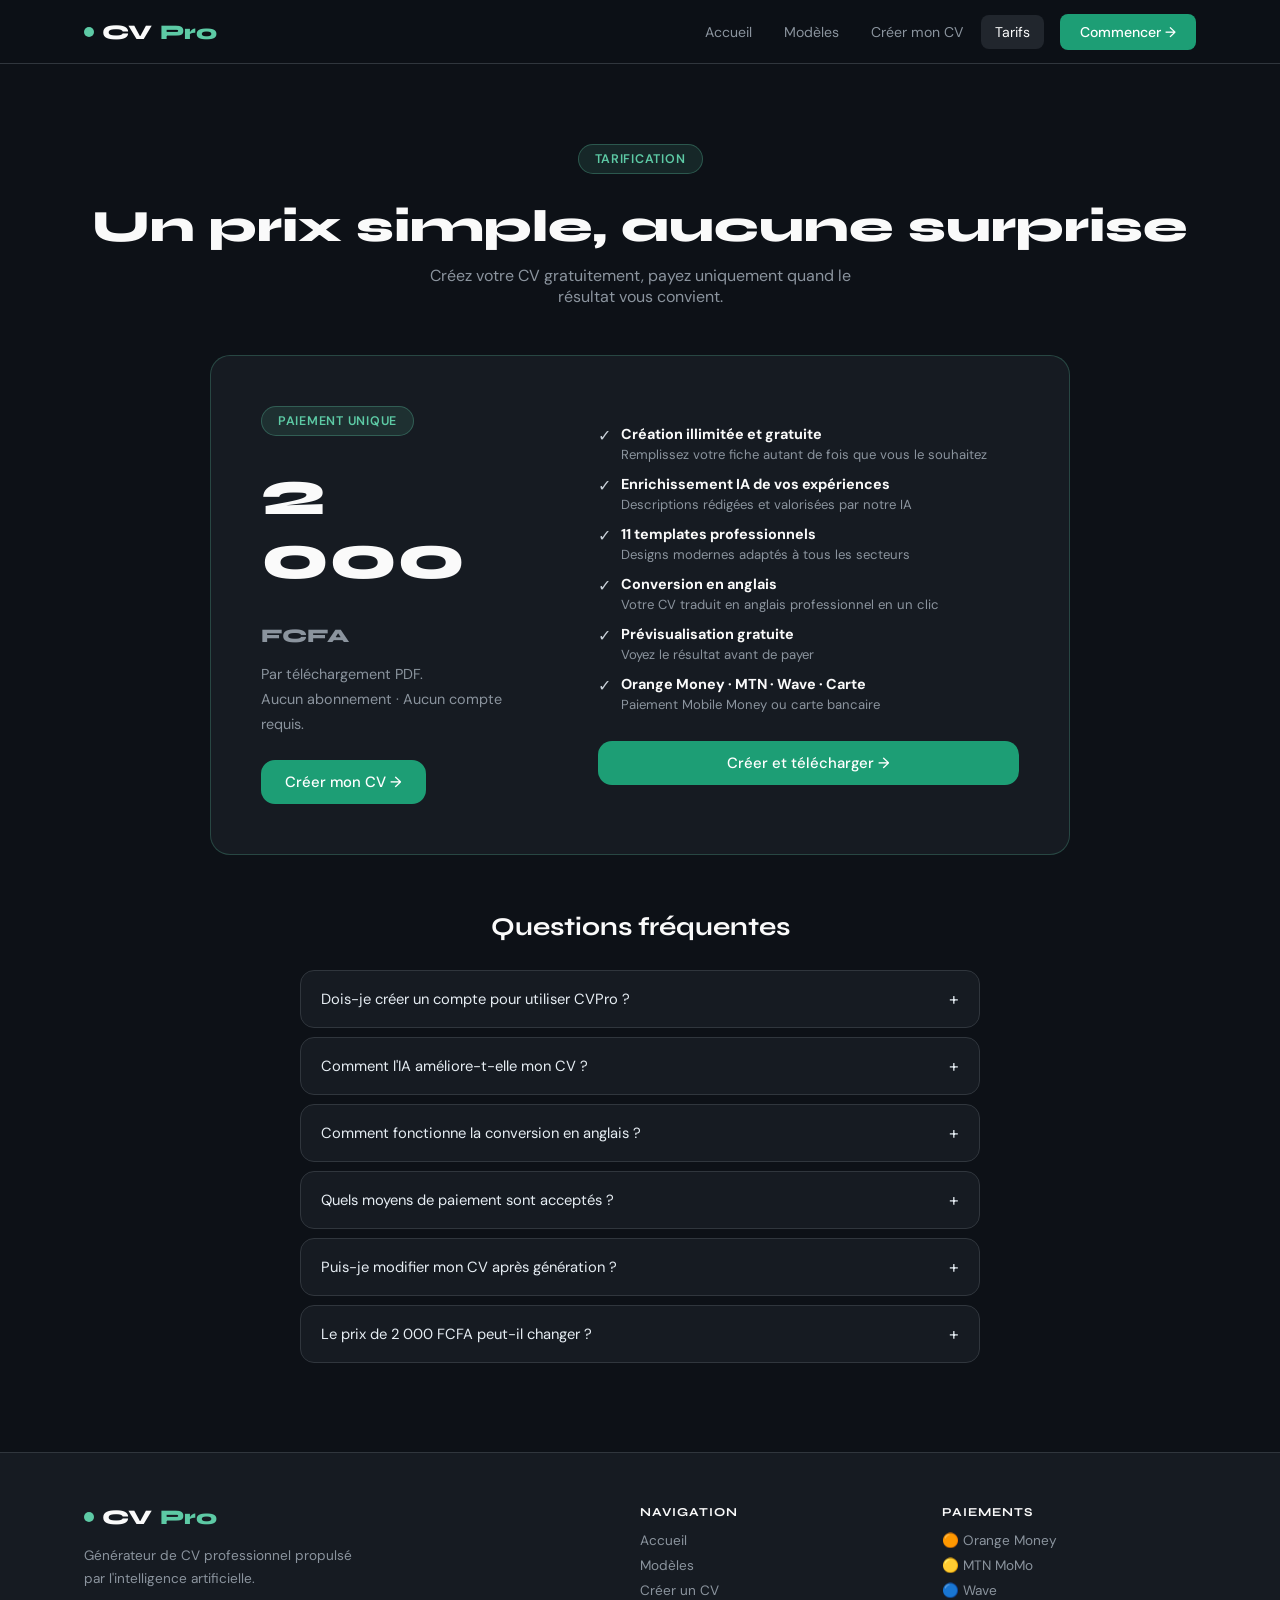
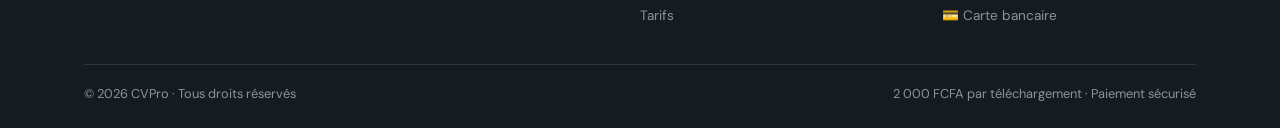
<file: tarifs.html>
<!DOCTYPE html>
<html lang="fr">
<head>
<meta charset="UTF-8">
<meta name="viewport" content="width=device-width,initial-scale=1">
<meta name="description" content="CVPro — Créez votre CV professionnel avec l'IA. 2 000 FCFA par téléchargement, sans abonnement, sans inscription. Orange Money, MTN, Wave, Carte bancaire.">
<meta http-equiv="X-Frame-Options" content="DENY">
<title>Tarifs — CVPro</title>
<link rel="preconnect" href="https://fonts.googleapis.com">
<link href="https://fonts.googleapis.com/css2?family=Syne:wght@400;600;700;800&family=DM+Sans:opsz,wght@9..40,400;9..40,500&display=swap" rel="stylesheet">
<style>
/* ===== CVPro Design System ===== */
*,*::before,*::after{margin:0;padding:0;box-sizing:border-box}
:root{
  --teal:#0F6E56;--tm:#1D9E75;--tl:#5DCAA5;
  --dark:#0D1117;--dark2:#161B22;--dark3:#21262D;
  --white:#FAFAFA;--muted:#8B949E;--border:#30363D;
  --text:#E6EDF3;--text2:#C9D1D9;
  --gold:#EF9F27;--coral:#D85A30;--blue:#185FA5;
  --r:14px;--rs:8px;--rl:20px;
  --fh:'Syne',sans-serif;--fb:'DM Sans',sans-serif;
}
html{font-family:var(--fb);background:var(--dark);color:var(--text);scroll-behavior:smooth;-webkit-font-smoothing:antialiased}
body{min-height:100vh;overflow-x:hidden}
h1,h2,h3,h4{font-family:var(--fh)}
a{text-decoration:none;color:inherit}
.container{max-width:1160px;margin:0 auto;padding:0 24px}
/* NAVBAR */
.navbar{position:fixed;top:0;left:0;right:0;z-index:100;background:rgba(13,17,23,.96);backdrop-filter:blur(20px);border-bottom:1px solid var(--border);height:64px}
.nav-inner{display:flex;align-items:center;height:64px;max-width:1160px;margin:0 auto;padding:0 24px;gap:16px}
.logo{font-family:var(--fh);font-weight:800;font-size:1.3rem;color:var(--white);display:flex;align-items:center;gap:8px}
.logo .dot{width:10px;height:10px;background:var(--tl);border-radius:50%;flex-shrink:0}
.logo .acc{color:var(--tl)}
.nav-links{display:flex;gap:4px;margin-left:auto}
.nav-links a{padding:8px 14px;border-radius:var(--rs);color:var(--muted);font-size:.88rem;transition:all .2s}
.nav-links a:hover,.nav-links a.on{background:var(--dark3);color:var(--white)}
.btn-cta{background:var(--tm);color:#fff;padding:9px 20px;border-radius:var(--rs);font-size:.88rem;font-weight:500;border:none;cursor:pointer;font-family:var(--fb);white-space:nowrap;transition:all .2s}
.btn-cta:hover{background:var(--teal)}
.burger{display:none;flex-direction:column;gap:5px;background:none;border:none;cursor:pointer;padding:4px;margin-left:auto}
.burger span{display:block;width:22px;height:2px;background:var(--text);border-radius:2px}
.nav-mob{display:none;padding:12px 24px 20px;border-top:1px solid var(--border);background:var(--dark2)}
.nav-mob a{display:block;padding:11px 0;color:var(--text2);border-bottom:1px solid var(--border);font-size:.95rem}
.nav-mob.open{display:block}
/* BUTTONS */
.btn-p{display:inline-flex;align-items:center;gap:8px;background:var(--tm);color:#fff;padding:12px 24px;border-radius:var(--r);font-size:.93rem;font-weight:500;border:none;cursor:pointer;font-family:var(--fb);transition:all .25s}
.btn-p:hover{background:var(--teal);transform:translateY(-2px);box-shadow:0 8px 24px rgba(15,110,86,.35)}
.btn-s{display:inline-flex;align-items:center;gap:8px;background:transparent;color:var(--text);padding:12px 24px;border-radius:var(--r);font-size:.93rem;border:1px solid var(--border);cursor:pointer;font-family:var(--fb);transition:all .2s}
.btn-s:hover{border-color:var(--muted);background:var(--dark3)}
/* SECTION */
.stag{display:inline-block;background:rgba(93,202,165,.12);border:1px solid rgba(93,202,165,.3);color:var(--tl);padding:6px 16px;border-radius:20px;font-size:.78rem;font-weight:600;letter-spacing:.06em;text-transform:uppercase;margin-bottom:14px}
/* FORMS */
.fgrp{margin-bottom:20px}
.flbl{display:block;font-size:.82rem;font-weight:500;color:var(--text2);margin-bottom:8px}
.req{color:var(--coral)}
.finp,.fsel,.ftxt{width:100%;background:var(--dark3);border:1px solid var(--border);border-radius:var(--rs);color:var(--text);font-family:var(--fb);font-size:.92rem;padding:11px 13px;outline:none;transition:border .2s}
.finp:focus,.fsel:focus,.ftxt:focus{border-color:var(--tl);box-shadow:0 0 0 3px rgba(93,202,165,.1)}
.finp::placeholder,.ftxt::placeholder{color:#444}
.ftxt{min-height:80px;resize:vertical;line-height:1.6}
.frow{display:grid;grid-template-columns:1fr 1fr;gap:16px}
/* FOOTER */
.footer{background:var(--dark2);border-top:1px solid var(--border);padding:52px 0 26px}
.fg{display:grid;grid-template-columns:2fr 1fr 1fr;gap:48px;margin-bottom:32px}
.fb p{font-size:.85rem;color:var(--muted);margin-top:14px;line-height:1.75;max-width:280px}
.fc h4{font-size:.76rem;font-weight:700;color:var(--white);text-transform:uppercase;letter-spacing:.08em;margin-bottom:13px}
.fc a,.fc span{display:block;font-size:.85rem;color:var(--muted);margin-bottom:8px;transition:color .2s}
.fc a:hover{color:var(--tl)}
.fb2{border-top:1px solid var(--border);padding-top:20px;display:flex;justify-content:space-between;flex-wrap:wrap;gap:8px;font-size:.8rem;color:var(--muted)}
/* TOAST */
.toast{position:fixed;bottom:22px;right:22px;background:var(--dark2);border:1px solid var(--tl);color:var(--text);padding:12px 20px;border-radius:var(--rs);font-size:.86rem;z-index:999;transform:translateY(80px);opacity:0;transition:all .3s;max-width:320px;box-shadow:0 8px 24px rgba(0,0,0,.4)}
.toast.show{transform:translateY(0);opacity:1}
.toast.err{border-color:var(--coral)}
/* MODAL */
.modal{display:none;position:fixed;inset:0;background:rgba(0,0,0,.78);backdrop-filter:blur(12px);z-index:200;align-items:center;justify-content:center;padding:16px}
.modal.open{display:flex}
.mbox{background:var(--dark2);border:1px solid var(--border);border-radius:var(--rl);padding:40px;max-width:460px;width:100%;position:relative;animation:min .3s ease;max-height:90vh;overflow-y:auto}
@keyframes min{from{opacity:0;transform:translateY(16px)}to{opacity:1;transform:translateY(0)}}
.mcl{position:absolute;top:14px;right:16px;background:none;border:none;color:var(--muted);font-size:1.5rem;cursor:pointer;line-height:1}
/* KPI */
.kgrid{display:grid;grid-template-columns:repeat(auto-fit,minmax(200px,1fr));gap:16px;margin-bottom:26px}
.kpi{background:var(--dark2);border:1px solid var(--border);border-radius:var(--r);padding:22px}
.kl{font-size:.72rem;text-transform:uppercase;letter-spacing:.09em;color:var(--muted);margin-bottom:10px}
.kv{font-family:var(--fh);font-size:2rem;font-weight:700;color:var(--white);line-height:1}
.ks{font-size:.75rem;color:var(--tl);margin-top:5px}
/* TX TABLE */
.ttbl{width:100%;border-collapse:collapse;font-size:.84rem}
.ttbl th{text-align:left;font-size:.72rem;text-transform:uppercase;letter-spacing:.07em;color:var(--muted);padding:9px 0;border-bottom:1px solid var(--border);font-weight:500}
.ttbl td{padding:12px 0;border-bottom:1px solid rgba(48,54,61,.4);color:var(--text2)}
.ttbl tr:last-child td{border-bottom:none}
.badge{padding:3px 10px;border-radius:20px;font-size:.72rem;font-weight:600}
.bok{background:rgba(29,158,117,.15);color:var(--tl)}
.bwt{background:rgba(239,159,39,.12);color:var(--gold)}
.bko{background:rgba(216,90,48,.12);color:var(--coral)}
/* TOGGLE */
.tog{width:44px;height:24px;background:var(--dark3);border-radius:12px;cursor:pointer;position:relative;border:1px solid var(--border);transition:background .25s;flex-shrink:0}
.tog.on{background:var(--tm);border-color:var(--tm)}
.tog::after{content:'';position:absolute;top:3px;left:3px;width:16px;height:16px;background:white;border-radius:50%;transition:left .25s}
.tog.on::after{left:23px}
/* RESPONSIVE */
@media(max-width:900px){.fg{grid-template-columns:1fr;gap:28px}.frow{grid-template-columns:1fr}}
@media(max-width:680px){.nav-links,.btn-cta{display:none}.burger{display:flex}}

body{padding-top:64px}
.tsec{padding:80px 0}
.pm{background:var(--dark2);border:1px solid rgba(93,202,165,.25);border-radius:var(--rl);padding:50px;display:grid;grid-template-columns:1fr 1.5fr;gap:56px;align-items:center;max-width:860px;margin:0 auto 56px}
.pb{font-family:var(--fh);font-size:4rem;font-weight:800;color:var(--white);line-height:1;margin:12px 0 8px}
.pb span{font-size:1.2rem;color:var(--muted)}
.pm>div:first-child>p{color:var(--muted);font-size:.9rem;line-height:1.75;margin-top:8px}
.pfl{list-style:none;display:flex;flex-direction:column;gap:12px;margin-bottom:28px}
.pfl li{display:flex;align-items:flex-start;gap:10px;font-size:.9rem;color:var(--text2)}
.pfl strong{display:block;color:var(--white);margin-bottom:2px}
.pfl small{font-size:.82rem;color:var(--muted)}
.faq{max-width:680px;margin:0 auto}
.faq h2{font-size:1.6rem;font-weight:700;color:var(--white);text-align:center;margin-bottom:28px}
.fi{background:var(--dark2);border:1px solid var(--border);border-radius:var(--r);margin-bottom:9px;overflow:hidden}
.fq{padding:17px 20px;cursor:pointer;display:flex;justify-content:space-between;align-items:center;font-size:.92rem;color:var(--text);transition:background .2s}
.fq:hover,.fq.on{background:var(--dark3)}
.fic{font-size:1.1rem;transition:transform .3s;flex-shrink:0;margin-left:12px}
.fq.on .fic{transform:rotate(45deg)}
.fa{display:none;padding:0 20px 17px;font-size:.87rem;color:var(--muted);line-height:1.75}
.fq.on+.fa{display:block}
@media(max-width:760px){.pm{grid-template-columns:1fr;padding:30px 22px}}
</style>
</head>
<body>
<nav class="navbar">
  <div class="nav-inner">
    <a href="index.html" class="logo"><span class="dot"></span>CV<span class="acc">Pro</span></a>
    <div class="nav-links">
      <a href="index.html">Accueil</a><a href="templates.html">Modèles</a>
      <a href="create.html">Créer mon CV</a><a href="tarifs.html" class="on">Tarifs</a>
    </div>
    <a href="create.html" class="btn-cta">Commencer →</a>
    <button class="burger" onclick="document.getElementById('nm').classList.toggle('open')"><span></span><span></span><span></span></button>
  </div>
  <div class="nav-mob" id="nm">
    <a href="index.html">Accueil</a><a href="templates.html">Modèles</a><a href="create.html">Créer mon CV</a><a href="tarifs.html">Tarifs</a>
  </div>
</nav>

<div class="tsec">
  <div class="container">
    <div style="text-align:center;margin-bottom:48px">
      <span class="stag">Tarification</span>
      <h1 style="font-size:clamp(2rem,4vw,2.8rem);font-weight:800;color:var(--white);margin:12px 0">Un prix simple, aucune surprise</h1>
      <p style="color:var(--muted);font-size:1rem;max-width:480px;margin:0 auto">Créez votre CV gratuitement, payez uniquement quand le résultat vous convient.</p>
    </div>
    <div class="pm">
      <div>
        <span class="stag">Paiement unique</span>
        <div class="pb">2 000 <span>FCFA</span></div>
        <p>Par téléchargement PDF.<br>Aucun abonnement · Aucun compte requis.</p>
        <a href="create.html" class="btn-p" style="margin-top:22px">Créer mon CV →</a>
      </div>
      <div>
        <ul class="pfl">
          <li><span class="ck" style="font-size:1rem">✓</span><div><strong>Création illimitée et gratuite</strong><small>Remplissez votre fiche autant de fois que vous le souhaitez</small></div></li>
          <li><span class="ck" style="font-size:1rem">✓</span><div><strong>Enrichissement IA de vos expériences</strong><small>Descriptions rédigées et valorisées par notre IA</small></div></li>
          <li><span class="ck" style="font-size:1rem">✓</span><div><strong>11 templates professionnels</strong><small>Designs modernes adaptés à tous les secteurs</small></div></li>
          <li><span class="ck" style="font-size:1rem">✓</span><div><strong>Conversion en anglais</strong><small>Votre CV traduit en anglais professionnel en un clic</small></div></li>
          <li><span class="ck" style="font-size:1rem">✓</span><div><strong>Prévisualisation gratuite</strong><small>Voyez le résultat avant de payer</small></div></li>
          <li><span class="ck" style="font-size:1rem">✓</span><div><strong>Orange Money · MTN · Wave · Carte</strong><small>Paiement Mobile Money ou carte bancaire</small></div></li>
        </ul>
        <a href="create.html" class="btn-p" style="width:100%;justify-content:center">Créer et télécharger →</a>
      </div>
    </div>
    <div class="faq">
      <h2>Questions fréquentes</h2>
      <div class="fi"><div class="fq" onclick="faq(this)"><span>Dois-je créer un compte pour utiliser CVPro ?</span><span class="fic">+</span></div><div class="fa">Non, aucun compte requis. Remplissez votre fiche, prévisualisez votre CV et payez uniquement au moment du téléchargement.</div></div>
      <div class="fi"><div class="fq" onclick="faq(this)"><span>Comment l'IA améliore-t-elle mon CV ?</span><span class="fic">+</span></div><div class="fa">Notre IA rédige des descriptions détaillées pour chaque expérience : votre rôle exact, vos responsabilités, les projets menés et les résultats obtenus. Le profil professionnel est également rédigé pour être percutant.</div></div>
      <div class="fi"><div class="fq" onclick="faq(this)"><span>Comment fonctionne la conversion en anglais ?</span><span class="fic">+</span></div><div class="fa">Après génération de votre CV, cliquez sur "Convert to English". Notre IA retraduit l'intégralité en anglais professionnel en conservant exactement le même template.</div></div>
      <div class="fi"><div class="fq" onclick="faq(this)"><span>Quels moyens de paiement sont acceptés ?</span><span class="fic">+</span></div><div class="fa">Orange Money, MTN MoMo, Wave, et les cartes Visa/Mastercard via CinetPay. Le paiement est sécurisé et le téléchargement est immédiat après confirmation.</div></div>
      <div class="fi"><div class="fq" onclick="faq(this)"><span>Puis-je modifier mon CV après génération ?</span><span class="fic">+</span></div><div class="fa">Oui. Cliquez sur "← Modifier" pour revenir au formulaire, ajustez vos informations et régénérez gratuitement. Vous payez uniquement au téléchargement final.</div></div>
      <div class="fi"><div class="fq" onclick="faq(this)"><span>Le prix de 2 000 FCFA peut-il changer ?</span><span class="fic">+</span></div><div class="fa">Non. Le prix de 2 000 FCFA est fixe et ne changera jamais. C'est notre engagement.</div></div>
    </div>
  </div>
</div>

<footer class="footer">
  <div class="container">
    <div class="fg">
      <div class="fb"><div class="logo"><span class="dot"></span>CV<span class="acc">Pro</span></div><p>Générateur de CV professionnel propulsé par l'intelligence artificielle.</p></div>
      <div class="fc"><h4>Navigation</h4><a href="index.html">Accueil</a><a href="templates.html">Modèles</a><a href="create.html">Créer un CV</a><a href="tarifs.html">Tarifs</a></div>
      <div class="fc"><h4>Paiements</h4><span>🟠 Orange Money</span><span>🟡 MTN MoMo</span><span>🔵 Wave</span><span>💳 Carte bancaire</span></div>
    </div>
    <div class="fb2"><span>© 2026 CVPro · Tous droits réservés</span><span>2 000 FCFA par téléchargement · Paiement sécurisé</span></div>
  </div>
</footer>
<div class="toast" id="toast"></div>
<script>function faq(el){el.classList.toggle('on')}</script>
</body>
</html>
</file>
